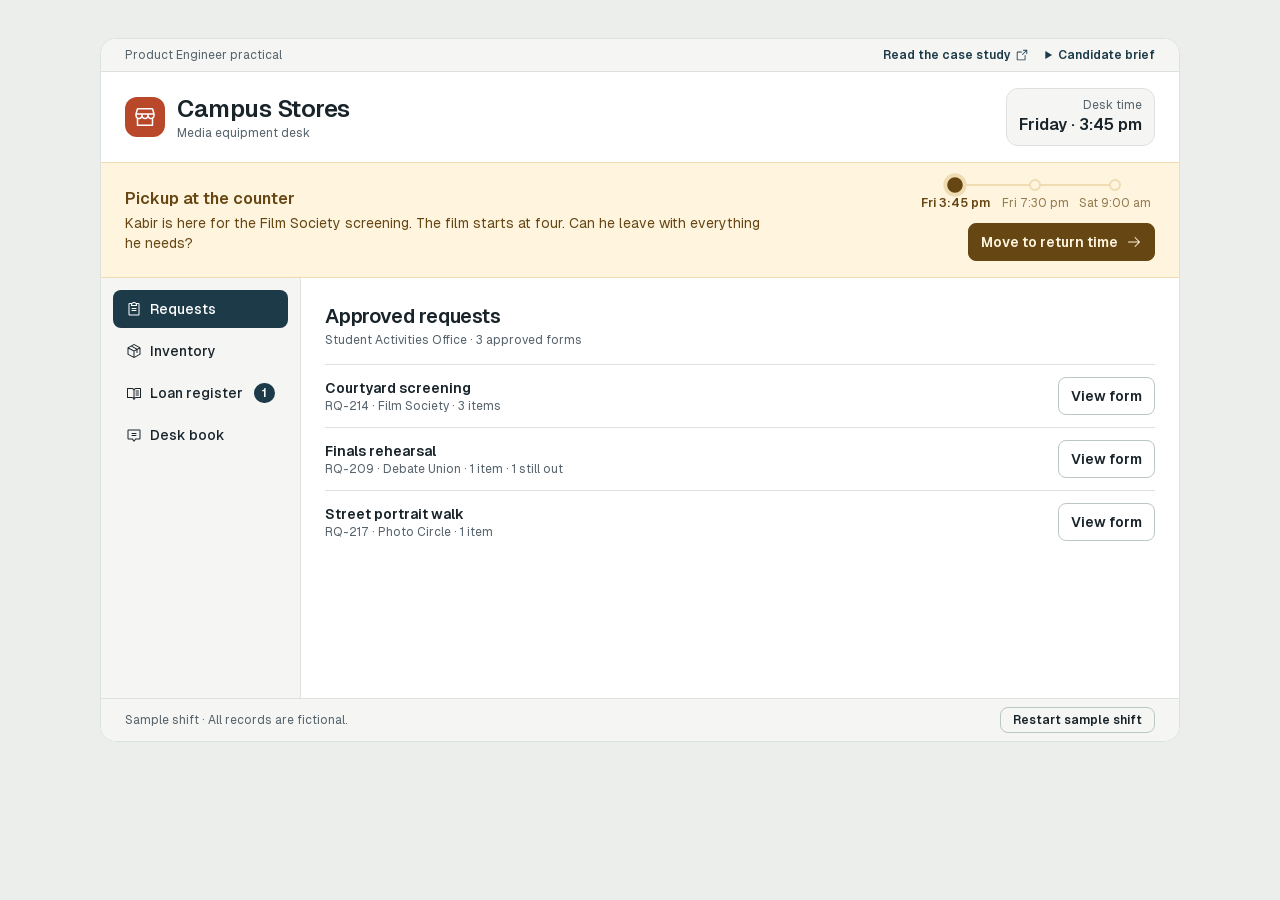
<file: index.html>
<!doctype html>
<html lang="en">
  <head>
    <meta charset="utf-8" />
    <meta name="viewport" content="width=device-width, initial-scale=1" />
    <title>Campus Stores · Media equipment desk</title>
    <meta
      name="description"
      content="Work a shift at a fictional campus equipment desk in this interactive product engineering exercise."
    />
    <meta name="robots" content="noindex" />
    <meta property="og:title" content="Campus Stores · Media equipment desk" />
    <meta
      property="og:description"
      content="Work a shift at a fictional campus equipment desk in this interactive product engineering exercise."
    />
    <link
      rel="icon"
      href="data:image/svg+xml,%3Csvg xmlns='http://www.w3.org/2000/svg' viewBox='0 0 32 32'%3E%3Crect width='32' height='32' rx='8' fill='%23b9472a'/%3E%3Cpath d='M9 13h14v10H9zM8 9h16l1 4H7z' fill='%23fff'/%3E%3C/svg%3E"
    />
    <link rel="preload" href="./fonts/Geist-Variable.woff2" as="font" type="font/woff2" crossorigin />
    <link rel="stylesheet" href="./styles.css" />
    <script defer src="./app.js"></script>
  </head>
  <body>
    <svg
      xmlns="http://www.w3.org/2000/svg"
      width="0"
      height="0"
      aria-hidden="true"
      class="icon-library"
    >
      <symbol id="icon-storefront" viewBox="0 0 256 256"><path d="M232,96a7.89,7.89,0,0,0-.3-2.2L217.35,43.6A16.07,16.07,0,0,0,202,32H54A16.07,16.07,0,0,0,38.65,43.6L24.31,93.8A7.89,7.89,0,0,0,24,96h0v16a40,40,0,0,0,16,32v72a8,8,0,0,0,8,8H208a8,8,0,0,0,8-8V144a40,40,0,0,0,16-32V96ZM54,48H202l11.42,40H42.61Zm50,56h48v8a24,24,0,0,1-48,0Zm-16,0v8a24,24,0,0,1-35.12,21.26,7.88,7.88,0,0,0-1.82-1.06A24,24,0,0,1,40,112v-8ZM200,208H56V151.2a40.57,40.57,0,0,0,8,.8,40,40,0,0,0,32-16,40,40,0,0,0,64,0,40,40,0,0,0,32,16,40.57,40.57,0,0,0,8-.8Zm4.93-75.8a8.08,8.08,0,0,0-1.8,1.05A24,24,0,0,1,168,112v-8h48v8A24,24,0,0,1,204.93,132.2Z"/></symbol>
      <symbol id="icon-clipboard-text" viewBox="0 0 256 256"><path d="M168,152a8,8,0,0,1-8,8H96a8,8,0,0,1,0-16h64A8,8,0,0,1,168,152Zm-8-40H96a8,8,0,0,0,0,16h64a8,8,0,0,0,0-16Zm56-64V216a16,16,0,0,1-16,16H56a16,16,0,0,1-16-16V48A16,16,0,0,1,56,32H92.26a47.92,47.92,0,0,1,71.48,0H200A16,16,0,0,1,216,48ZM96,64h64a32,32,0,0,0-64,0ZM200,48H173.25A47.93,47.93,0,0,1,176,64v8a8,8,0,0,1-8,8H88a8,8,0,0,1-8-8V64a47.93,47.93,0,0,1,2.75-16H56V216H200Z"/></symbol>
      <symbol id="icon-package" viewBox="0 0 256 256"><path d="M223.68,66.15,135.68,18a15.88,15.88,0,0,0-15.36,0l-88,48.17a16,16,0,0,0-8.32,14v95.64a16,16,0,0,0,8.32,14l88,48.17a15.88,15.88,0,0,0,15.36,0l88-48.17a16,16,0,0,0,8.32-14V80.18A16,16,0,0,0,223.68,66.15ZM128,32l80.34,44-29.77,16.3-80.35-44ZM128,120,47.66,76l33.9-18.56,80.34,44ZM40,90l80,43.78v85.79L40,175.82Zm176,85.78h0l-80,43.79V133.82l32-17.51V152a8,8,0,0,0,16,0V107.55L216,90v85.77Z"/></symbol>
      <symbol id="icon-book-open-text" viewBox="0 0 256 256"><path d="M232,48H160a40,40,0,0,0-32,16A40,40,0,0,0,96,48H24a8,8,0,0,0-8,8V200a8,8,0,0,0,8,8H96a24,24,0,0,1,24,24,8,8,0,0,0,16,0,24,24,0,0,1,24-24h72a8,8,0,0,0,8-8V56A8,8,0,0,0,232,48ZM96,192H32V64H96a24,24,0,0,1,24,24V200A39.81,39.81,0,0,0,96,192Zm128,0H160a39.81,39.81,0,0,0-24,8V88a24,24,0,0,1,24-24h64ZM160,88h40a8,8,0,0,1,0,16H160a8,8,0,0,1,0-16Zm48,40a8,8,0,0,1-8,8H160a8,8,0,0,1,0-16h40A8,8,0,0,1,208,128Zm0,32a8,8,0,0,1-8,8H160a8,8,0,0,1,0-16h40A8,8,0,0,1,208,160Z"/></symbol>
      <symbol id="icon-chat-centered-text" viewBox="0 0 256 256"><path d="M88,104a8,8,0,0,1,8-8h64a8,8,0,0,1,0,16H96A8,8,0,0,1,88,104Zm8,40h64a8,8,0,0,0,0-16H96a8,8,0,0,0,0,16ZM232,56V184a16,16,0,0,1-16,16H155.57l-13.68,23.94a16,16,0,0,1-27.78,0L100.43,200H40a16,16,0,0,1-16-16V56A16,16,0,0,1,40,40H216A16,16,0,0,1,232,56Zm-16,0H40V184h65.07a8,8,0,0,1,7,4l16,28,16-28a8,8,0,0,1,7-4H216Z"/></symbol>
      <symbol id="icon-warning-circle" viewBox="0 0 256 256"><path d="M128,24A104,104,0,1,0,232,128,104.11,104.11,0,0,0,128,24Zm0,192a88,88,0,1,1,88-88A88.1,88.1,0,0,1,128,216Zm-8-80V80a8,8,0,0,1,16,0v56a8,8,0,0,1-16,0Zm20,36a12,12,0,1,1-12-12A12,12,0,0,1,140,172Z"/></symbol>
      <symbol id="icon-check-circle" viewBox="0 0 256 256"><path d="M173.66,98.34a8,8,0,0,1,0,11.32l-56,56a8,8,0,0,1-11.32,0l-24-24a8,8,0,0,1,11.32-11.32L112,148.69l50.34-50.35A8,8,0,0,1,173.66,98.34ZM232,128A104,104,0,1,1,128,24,104.11,104.11,0,0,1,232,128Zm-16,0a88,88,0,1,0-88,88A88.1,88.1,0,0,0,216,128Z"/></symbol>
      <symbol id="icon-arrow-right" viewBox="0 0 256 256"><path d="M221.66,133.66l-72,72a8,8,0,0,1-11.32-11.32L196.69,136H40a8,8,0,0,1,0-16H196.69L138.34,61.66a8,8,0,0,1,11.32-11.32l72,72A8,8,0,0,1,221.66,133.66Z"/></symbol>
      <symbol id="icon-arrow-left" viewBox="0 0 256 256"><path d="M224,128a8,8,0,0,1-8,8H59.31l58.35,58.34a8,8,0,0,1-11.32,11.32l-72-72a8,8,0,0,1,0-11.32l72-72a8,8,0,0,1,11.32,11.32L59.31,120H216A8,8,0,0,1,224,128Z"/></symbol>
      <symbol id="icon-note-pencil" viewBox="0 0 256 256"><path d="M229.66,58.34l-32-32a8,8,0,0,0-11.32,0l-96,96A8,8,0,0,0,88,128v32a8,8,0,0,0,8,8h32a8,8,0,0,0,5.66-2.34l96-96A8,8,0,0,0,229.66,58.34ZM124.69,152H104V131.31l64-64L188.69,88ZM200,76.69,179.31,56,192,43.31,212.69,64ZM224,128v80a16,16,0,0,1-16,16H48a16,16,0,0,1-16-16V48A16,16,0,0,1,48,32h80a8,8,0,0,1,0,16H48V208H208V128a8,8,0,0,1,16,0Z"/></symbol>
      <symbol id="icon-user" viewBox="0 0 256 256"><path d="M230.92,212c-15.23-26.33-38.7-45.21-66.09-54.16a72,72,0,1,0-73.66,0C63.78,166.78,40.31,185.66,25.08,212a8,8,0,1,0,13.85,8c18.84-32.56,52.14-52,89.07-52s70.23,19.44,89.07,52a8,8,0,1,0,13.85-8ZM72,96a56,56,0,1,1,56,56A56.06,56.06,0,0,1,72,96Z"/></symbol>
      <symbol id="icon-clock" viewBox="0 0 256 256"><path d="M128,24A104,104,0,1,0,232,128,104.11,104.11,0,0,0,128,24Zm0,192a88,88,0,1,1,88-88A88.1,88.1,0,0,1,128,216Zm64-88a8,8,0,0,1-8,8H128a8,8,0,0,1-8-8V72a8,8,0,0,1,16,0v48h48A8,8,0,0,1,192,128Z"/></symbol>
      <symbol id="icon-map-pin" viewBox="0 0 256 256"><path d="M128,64a40,40,0,1,0,40,40A40,40,0,0,0,128,64Zm0,64a24,24,0,1,1,24-24A24,24,0,0,1,128,128Zm0-112a88.1,88.1,0,0,0-88,88c0,31.4,14.51,64.68,42,96.25a254.19,254.19,0,0,0,41.45,38.3,8,8,0,0,0,9.18,0A254.19,254.19,0,0,0,174,200.25c27.45-31.57,42-64.85,42-96.25A88.1,88.1,0,0,0,128,16Zm0,206c-16.53-13-72-60.75-72-118a72,72,0,0,1,144,0C200,161.23,144.53,209,128,222Z"/></symbol>
      <symbol id="icon-arrow-square-out" viewBox="0 0 256 256"><path d="M224,104a8,8,0,0,1-16,0V59.32l-66.33,66.34a8,8,0,0,1-11.32-11.32L196.68,48H152a8,8,0,0,1,0-16h64a8,8,0,0,1,8,8Zm-40,24a8,8,0,0,0-8,8v72H48V80h72a8,8,0,0,0,0-16H48A16,16,0,0,0,32,80V208a16,16,0,0,0,16,16H176a16,16,0,0,0,16-16V136A8,8,0,0,0,184,128Z"/></symbol>
    </svg>
    <a class="skiplink" href="#records">Skip to records</a>
    <main>
      <div id="campus-stores">
        <div class="examstrip">
          <span>Product Engineer practical</span>
          <a class="striplink" href="./case-study.html"
            >Read the case study
            <svg aria-hidden="true" class="store-icon">
              <use href="#icon-arrow-square-out"></use></svg
          ></a>
          <details>
            <summary>Candidate brief</summary>
            <div class="briefcopy">
              <h2>Would you keep this product?</h2>
              <p>
                Work a shift at the campus media desk. Get the Film Society’s
                kit out for its screening, handle the return, and leave the next
                shift enough information to finish the job. Use the time control
                to move the story forward.
              </p>
              <p>
                Show one moment the product handles well and one moment you
                would change. Use a specific action or decision from your shift
                as evidence for each.
              </p>
              <p>
                Sketch or prototype your change. Walk us through the same job
                using it, explain what you would keep, and name one observation
                at a real counter that would tell you whether it helped.
              </p>
              <p>
                Use any tools you like, including AI assistants, web search,
                and design or coding tools.
              </p>
            </div>
          </details>
        </div>
        <header class="mast">
          <div class="brandblock">
            <div class="brandmark" aria-hidden="true">
              <svg aria-hidden="true" class="store-icon">
                <use href="#icon-storefront"></use>
              </svg>
            </div>
            <div>
              <h1>Campus Stores</h1>
              <div class="muted">Media equipment desk</div>
            </div>
          </div>
          <div class="clock">
            <small>Desk time</small><strong data-clock></strong>
          </div>
        </header>
        <aside class="shift">
          <div class="shifttext">
            <b data-shift-title></b>
            <p data-shift></p>
          </div>
          <div class="shiftside">
            <ol class="stepper" data-stepper aria-label="Shift timeline"></ol>
            <button type="button" data-action="advance"></button>
          </div>
        </aside>
        <div class="shell">
          <nav aria-label="Store records" data-nav></nav>
          <section
            id="records"
            tabindex="-1"
            class="page"
            data-page
            aria-label="Selected register"
          ></section>
        </div>
        <div class="statusbar">
          <span role="status" aria-live="polite" data-status></span
          ><button type="button" data-action="restart">
            Restart sample shift
          </button>
        </div>
      </div>
    </main>
  </body>
</html>
</file>
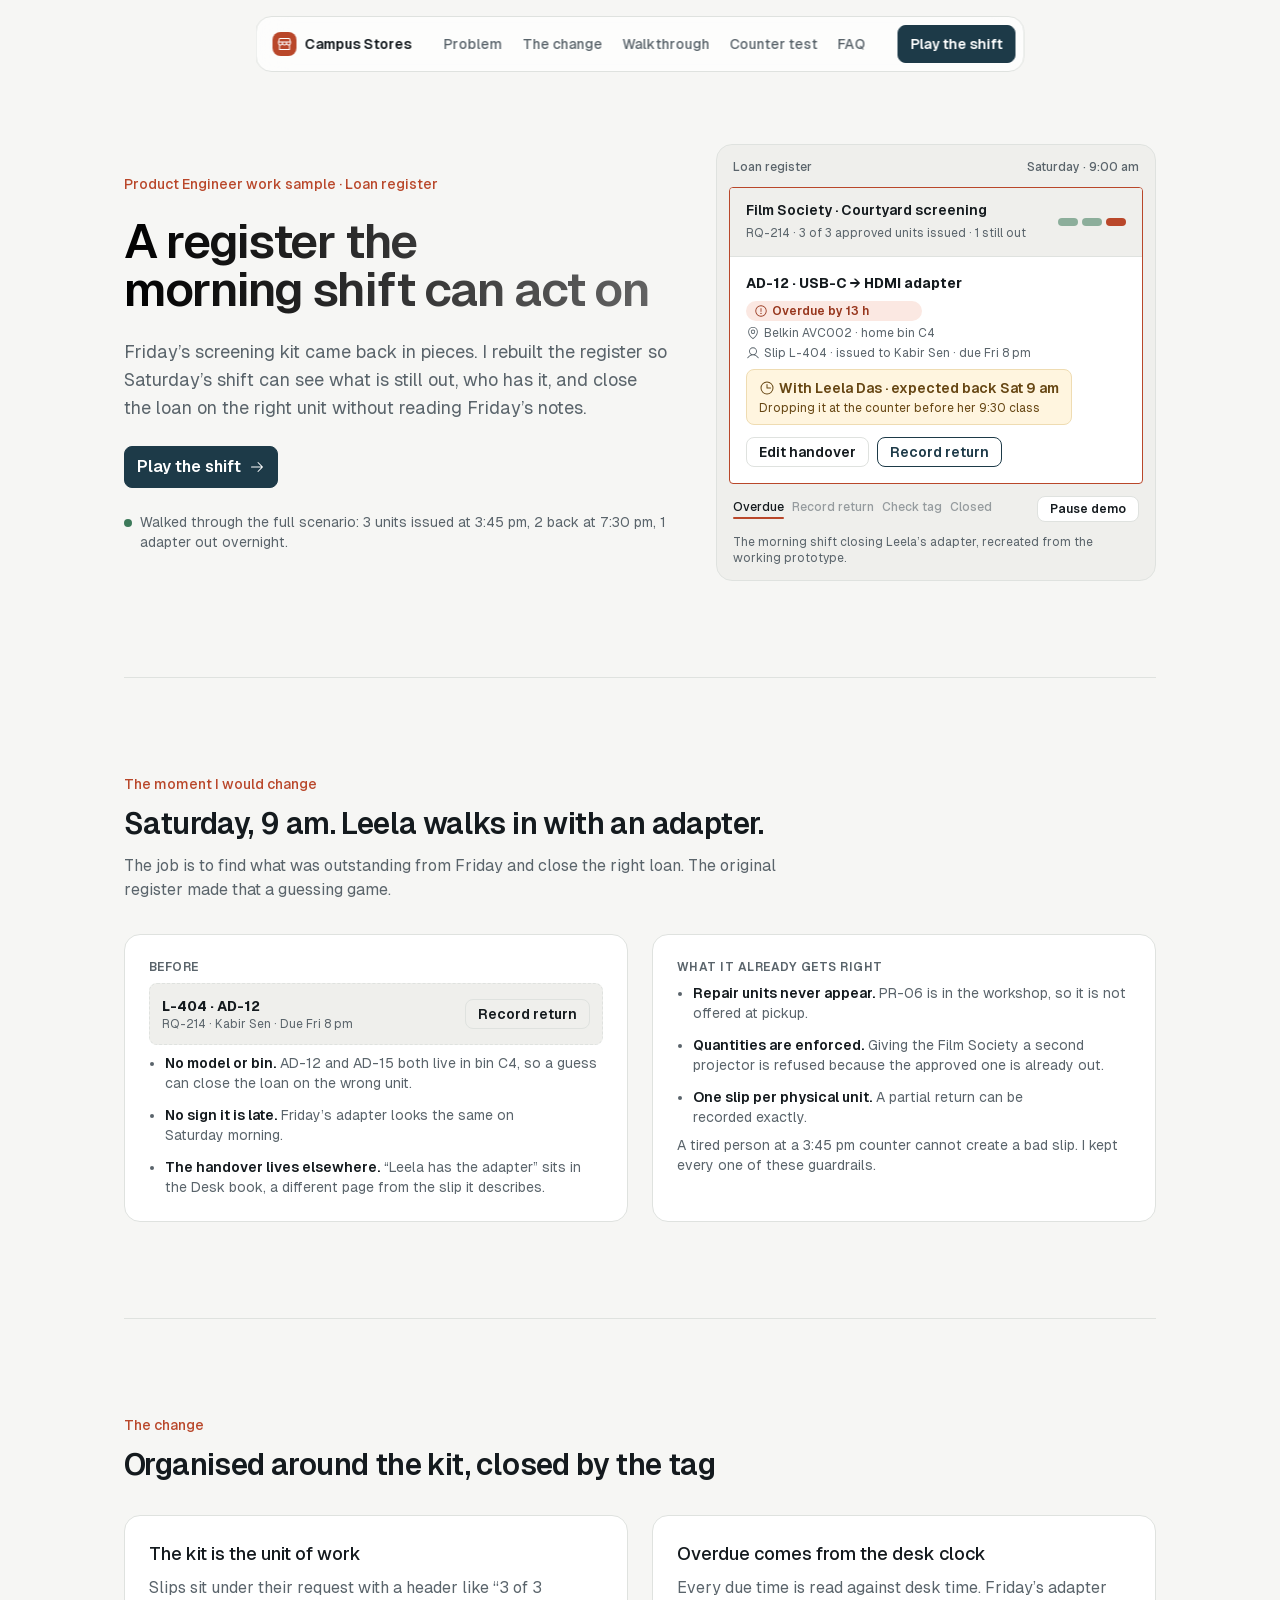
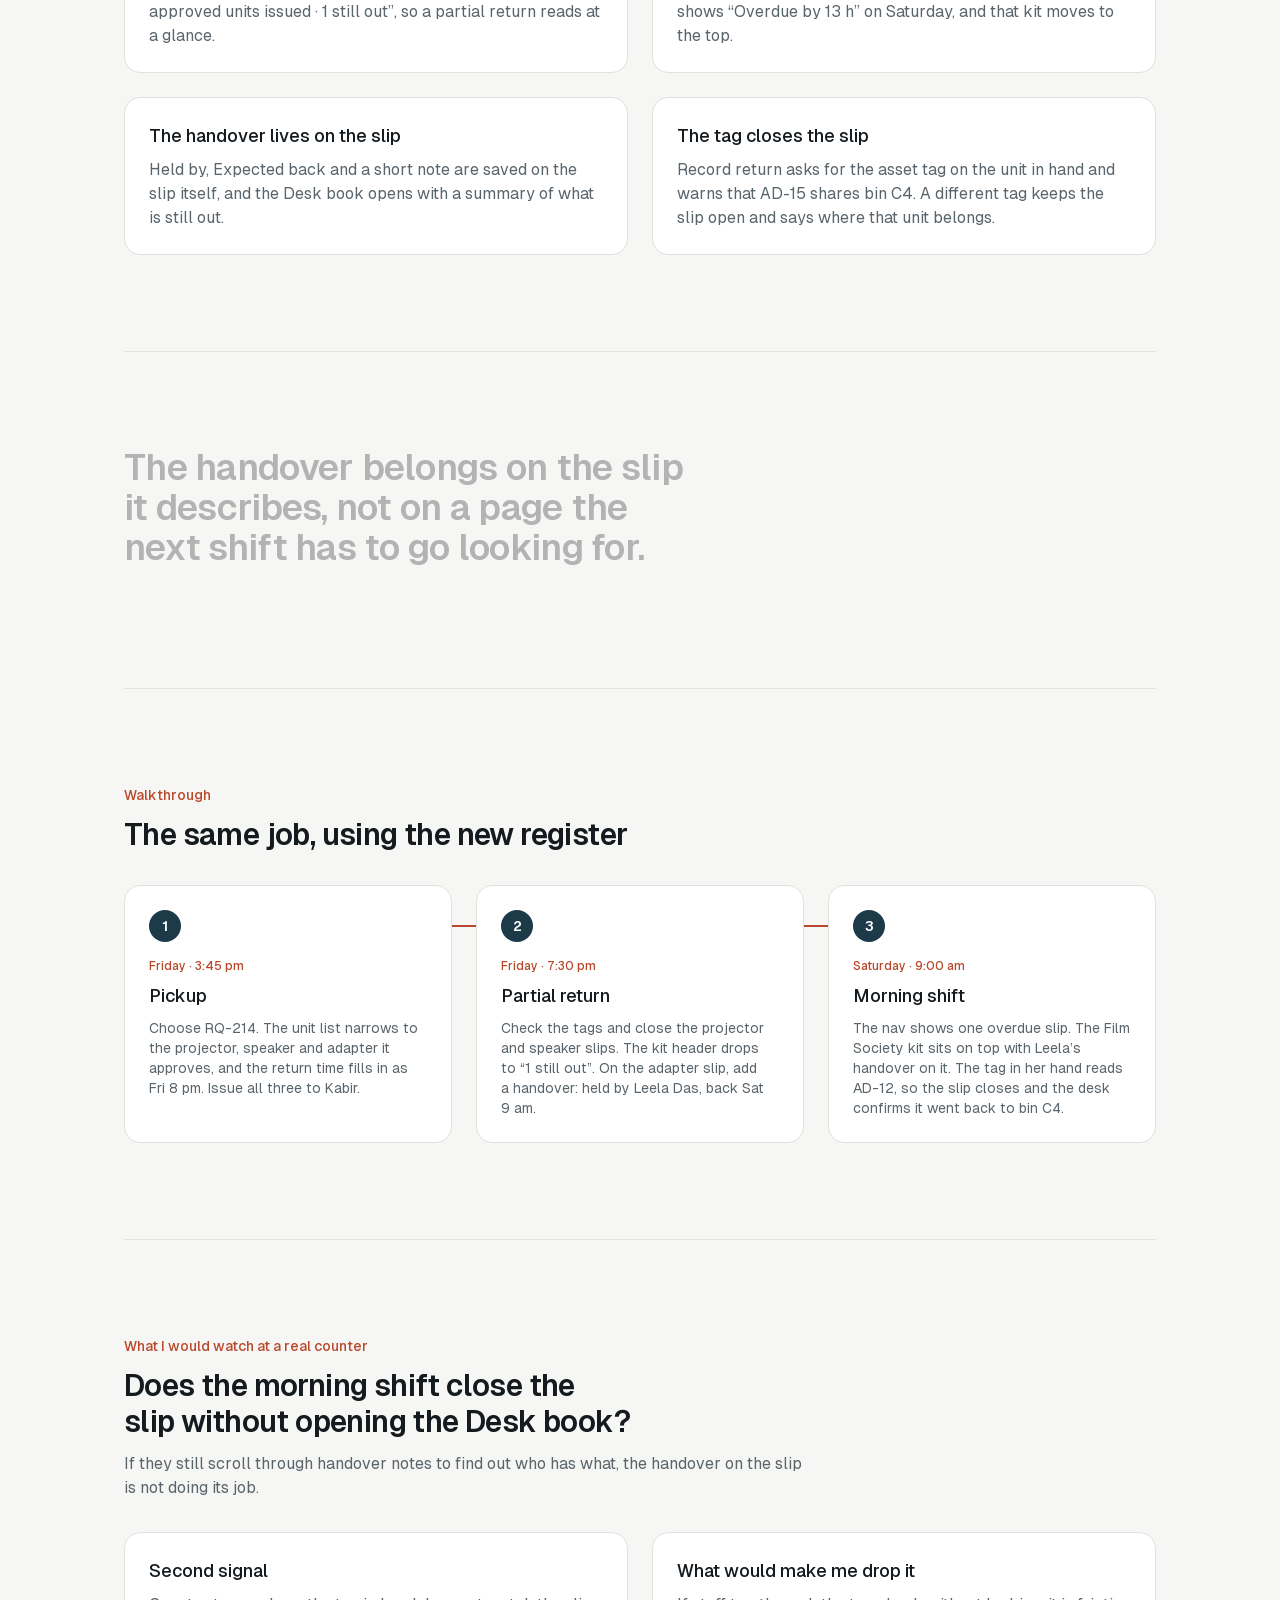
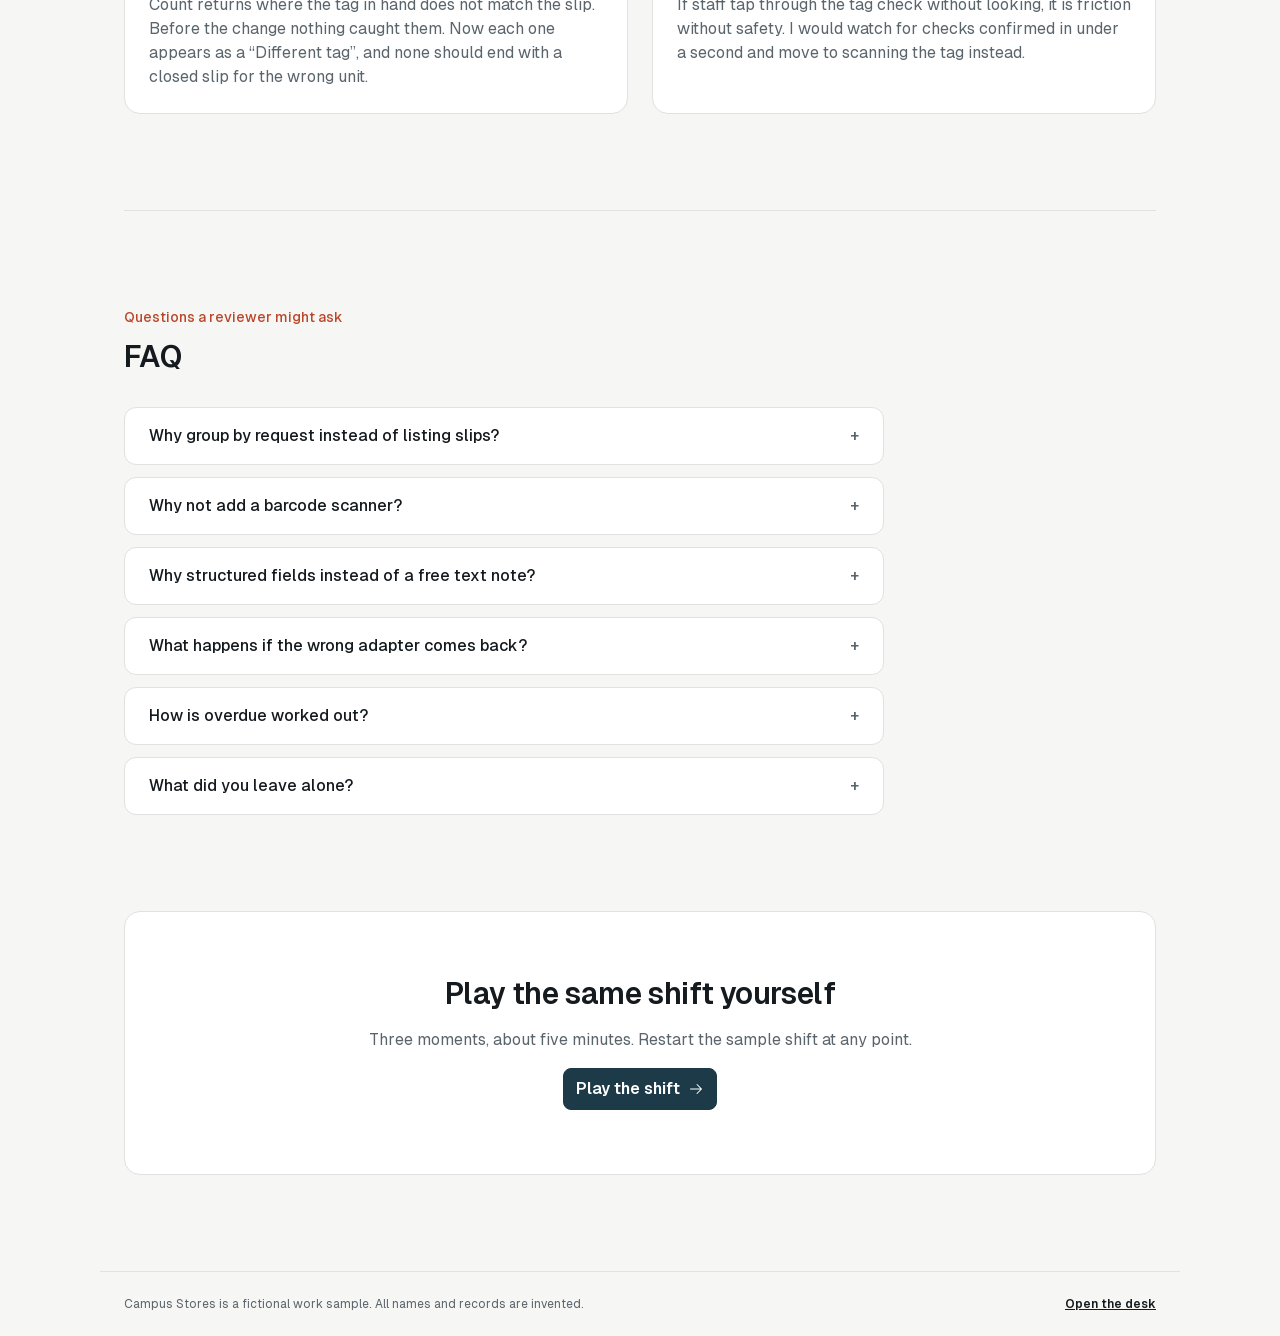
<file: case-study.html>
<!doctype html>
<html lang="en">
  <head>
    <meta charset="utf-8" />
    <meta name="viewport" content="width=device-width, initial-scale=1" />
    <title>Campus Stores · Case study</title>
    <meta
      name="description"
      content="How the Campus Stores loan register was rebuilt so the morning shift can see what is still out, who has it, and close the loan on the right unit."
    />
    <meta name="robots" content="noindex" />
    <meta property="og:title" content="Campus Stores · Case study" />
    <meta
      property="og:description"
      content="A loan register the morning shift can act on. Product Engineer work sample."
    />
    <link
      rel="icon"
      href="data:image/svg+xml,%3Csvg xmlns='http://www.w3.org/2000/svg' viewBox='0 0 32 32'%3E%3Crect width='32' height='32' rx='8' fill='%23b9472a'/%3E%3Cpath d='M9 13h14v10H9zM8 9h16l1 4H7z' fill='%23fff'/%3E%3C/svg%3E"
    />
    <link rel="preload" href="./fonts/Geist-Variable.woff2" as="font" type="font/woff2" crossorigin />
    <link rel="stylesheet" href="./case-study.css" />
    <script>
      document.documentElement.classList.add("js");
    </script>
    <script defer src="./case-study.js"></script>
  </head>
  <body>
    <svg xmlns="http://www.w3.org/2000/svg" width="0" height="0" aria-hidden="true" class="icon-library">
      <symbol id="icon-storefront" viewBox="0 0 256 256"><path d="M232,96a7.89,7.89,0,0,0-.3-2.2L217.35,43.6A16.07,16.07,0,0,0,202,32H54A16.07,16.07,0,0,0,38.65,43.6L24.31,93.8A7.89,7.89,0,0,0,24,96h0v16a40,40,0,0,0,16,32v72a8,8,0,0,0,8,8H208a8,8,0,0,0,8-8V144a40,40,0,0,0,16-32V96ZM54,48H202l11.42,40H42.61Zm50,56h48v8a24,24,0,0,1-48,0Zm-16,0v8a24,24,0,0,1-35.12,21.26,7.88,7.88,0,0,0-1.82-1.06A24,24,0,0,1,40,112v-8ZM200,208H56V151.2a40.57,40.57,0,0,0,8,.8,40,40,0,0,0,32-16,40,40,0,0,0,64,0,40,40,0,0,0,32,16,40.57,40.57,0,0,0,8-.8Zm4.93-75.8a8.08,8.08,0,0,0-1.8,1.05A24,24,0,0,1,168,112v-8h48v8A24,24,0,0,1,204.93,132.2Z"/></symbol>
      <symbol id="icon-warning-circle" viewBox="0 0 256 256"><path d="M128,24A104,104,0,1,0,232,128,104.11,104.11,0,0,0,128,24Zm0,192a88,88,0,1,1,88-88A88.1,88.1,0,0,1,128,216Zm-8-80V80a8,8,0,0,1,16,0v56a8,8,0,0,1-16,0Zm20,36a12,12,0,1,1-12-12A12,12,0,0,1,140,172Z"/></symbol>
      <symbol id="icon-check-circle" viewBox="0 0 256 256"><path d="M173.66,98.34a8,8,0,0,1,0,11.32l-56,56a8,8,0,0,1-11.32,0l-24-24a8,8,0,0,1,11.32-11.32L112,148.69l50.34-50.35A8,8,0,0,1,173.66,98.34ZM232,128A104,104,0,1,1,128,24,104.11,104.11,0,0,1,232,128Zm-16,0a88,88,0,1,0-88,88A88.1,88.1,0,0,0,216,128Z"/></symbol>
      <symbol id="icon-arrow-right" viewBox="0 0 256 256"><path d="M221.66,133.66l-72,72a8,8,0,0,1-11.32-11.32L196.69,136H40a8,8,0,0,1,0-16H196.69L138.34,61.66a8,8,0,0,1,11.32-11.32l72,72A8,8,0,0,1,221.66,133.66Z"/></symbol>
      <symbol id="icon-note-pencil" viewBox="0 0 256 256"><path d="M229.66,58.34l-32-32a8,8,0,0,0-11.32,0l-96,96A8,8,0,0,0,88,128v32a8,8,0,0,0,8,8h32a8,8,0,0,0,5.66-2.34l96-96A8,8,0,0,0,229.66,58.34ZM124.69,152H104V131.31l64-64L188.69,88ZM200,76.69,179.31,56,192,43.31,212.69,64ZM224,128v80a16,16,0,0,1-16,16H48a16,16,0,0,1-16-16V48A16,16,0,0,1,48,32h80a8,8,0,0,1,0,16H48V208H208V128a8,8,0,0,1,16,0Z"/></symbol>
      <symbol id="icon-user" viewBox="0 0 256 256"><path d="M230.92,212c-15.23-26.33-38.7-45.21-66.09-54.16a72,72,0,1,0-73.66,0C63.78,166.78,40.31,185.66,25.08,212a8,8,0,1,0,13.85,8c18.84-32.56,52.14-52,89.07-52s70.23,19.44,89.07,52a8,8,0,1,0,13.85-8ZM72,96a56,56,0,1,1,56,56A56.06,56.06,0,0,1,72,96Z"/></symbol>
      <symbol id="icon-clock" viewBox="0 0 256 256"><path d="M128,24A104,104,0,1,0,232,128,104.11,104.11,0,0,0,128,24Zm0,192a88,88,0,1,1,88-88A88.1,88.1,0,0,1,128,216Zm64-88a8,8,0,0,1-8,8H128a8,8,0,0,1-8-8V72a8,8,0,0,1,16,0v48h48A8,8,0,0,1,192,128Z"/></symbol>
      <symbol id="icon-map-pin" viewBox="0 0 256 256"><path d="M128,64a40,40,0,1,0,40,40A40,40,0,0,0,128,64Zm0,64a24,24,0,1,1,24-24A24,24,0,0,1,128,128Zm0-112a88.1,88.1,0,0,0-88,88c0,31.4,14.51,64.68,42,96.25a254.19,254.19,0,0,0,41.45,38.3,8,8,0,0,0,9.18,0A254.19,254.19,0,0,0,174,200.25c27.45-31.57,42-64.85,42-96.25A88.1,88.1,0,0,0,128,16Zm0,206c-16.53-13-72-60.75-72-118a72,72,0,0,1,144,0C200,161.23,144.53,209,128,222Z"/></symbol>
      <use href="#icon-storefront"></use>
    </svg>
    <a class="skiplink" href="#content">Skip to content</a>

    <header class="topbar" data-topbar>
      <a class="brand" href="#top" aria-label="Campus Stores case study, back to top">
        <span class="brandmark"><svg class="icon" aria-hidden="true"><use href="#icon-storefront"></use></svg></span>
        Campus Stores
      </a>
      <nav class="links" aria-label="Sections">
        <a href="#problem">Problem</a>
        <a href="#change">The change</a>
        <a href="#walkthrough">Walkthrough</a>
        <a href="#counter">Counter test</a>
        <a href="#faq">FAQ</a>
      </nav>
      <a class="button primary small" href="./index.html">Play the shift</a>
      <button class="menutoggle" type="button" aria-expanded="false" aria-controls="menu" data-menu-toggle>
        <span class="sr">Menu</span><span class="bar"></span><span class="bar"></span>
      </button>
    </header>
    <div class="menu" id="menu" data-menu hidden>
      <nav aria-label="Sections">
        <a href="#problem">Problem</a>
        <a href="#change">The change</a>
        <a href="#walkthrough">Walkthrough</a>
        <a href="#counter">Counter test</a>
        <a href="#faq">FAQ</a>
        <a href="./index.html">Play the shift</a>
      </nav>
    </div>

    <main id="content" tabindex="-1">
      <!-- Hero -->
      <section class="hero" id="top">
        <div class="herocopy">
          <p class="eyebrow">Product Engineer work sample · Loan register</p>
          <h1 class="gradient">A register the <br />morning shift can act on</h1>
          <p class="lede">
            Friday’s screening kit came back in pieces. I rebuilt the register
            so Saturday’s shift can see what is still out, who has it, and close
            the loan on the right unit without reading Friday’s notes.
          </p>
          <div class="ctarow">
            <a class="button primary" href="./index.html">
              Play the shift
              <svg class="icon" aria-hidden="true"><use href="#icon-arrow-right"></use></svg>
            </a>
          </div>
          <p class="proof">
            Walked through the full scenario: 3 units issued at 3:45 pm, 2 back
            at 7:30 pm, 1 adapter out overnight.
          </p>
        </div>

        <figure class="mock" data-demo data-state="0" aria-label="Demo of the morning shift closing the overdue adapter loan">
          <div class="mockbar">
            <span>Loan register</span><span class="mockclock">Saturday · 9:00 am</span>
          </div>
          <div class="kit haslate">
            <div class="kithead">
              <div>
                <strong>Film Society · Courtyard screening</strong>
                <small class="swap">
                  <span class="a">RQ-214 · 3 of 3 approved units issued · 1 still out</span>
                  <span class="b">RQ-214 · 3 of 3 approved units issued · all returned</span>
                </small>
              </div>
              <div class="pips" aria-hidden="true">
                <span class="pip back"></span><span class="pip back"></span><span class="pip late"><span class="pipdone"></span></span>
              </div>
            </div>
            <div class="slip">
              <div class="sliptitle">
                <strong>AD-12 · USB-C → HDMI adapter</strong>
                <span class="swap">
                  <span class="a tag late"><svg class="icon" aria-hidden="true"><use href="#icon-warning-circle"></use></svg>Overdue by 13 h</span>
                  <span class="b tag good"><svg class="icon" aria-hidden="true"><use href="#icon-check-circle"></use></svg>Returned · Sat 9:00 am</span>
                </span>
              </div>
              <small class="meta"><svg class="icon" aria-hidden="true"><use href="#icon-map-pin"></use></svg>Belkin AVC002 · home bin C4</small>
              <small class="meta"><svg class="icon" aria-hidden="true"><use href="#icon-user"></use></svg>Slip L-404 · issued to Kabir Sen · due Fri 8 pm</small>
              <div class="handover fades">
                <strong><svg class="icon" aria-hidden="true"><use href="#icon-clock"></use></svg>With Leela Das · expected back Sat 9 am</strong>
                <span>Dropping it at the counter before her 9:30 class</span>
              </div>
              <div class="mockactions fades">
                <span class="fakebutton">Edit handover</span>
                <span class="fakebutton strong press">Record return</span>
              </div>
            </div>
            <div class="sheet" aria-hidden="true">
              <p class="sheettitle">Check the tag before closing L-404</p>
              <div class="unitcard"><b>AD-12</b><span>Belkin AVC002 · home bin C4</span></div>
              <p class="caution"><svg class="icon" aria-hidden="true"><use href="#icon-warning-circle"></use></svg>AD-15 shares bin C4. Only the tag tells them apart.</p>
              <span class="fakebutton primary confirm"><svg class="icon" aria-hidden="true"><use href="#icon-check-circle"></use></svg>Tag reads AD-12, close slip</span>
            </div>
            <div class="mocktoast" aria-hidden="true">
              <svg class="icon" aria-hidden="true"><use href="#icon-check-circle"></use></svg>AD-12 checked and returned to bin C4
            </div>
          </div>
          <div class="demobar">
            <ol class="demosteps" aria-label="Demo steps">
              <li>Overdue</li>
              <li>Record return</li>
              <li>Check tag</li>
              <li>Closed</li>
            </ol>
            <button type="button" class="demotoggle" data-demo-toggle>Pause demo</button>
          </div>
          <figcaption>The morning shift closing Leela’s adapter, recreated from the working prototype.</figcaption>
        </figure>
      </section>

      <!-- Problem -->
      <section class="section reveal" id="problem">
        <div class="sectionintro">
          <p class="eyebrow">The moment I would change</p>
          <h2>Saturday, 9 am. Leela walks in with an adapter.</h2>
          <p>
            The job is to find what was outstanding from Friday and close the
            right loan. The original register made that a guessing game.
          </p>
        </div>
        <div class="split">
          <div class="card">
            <p class="cardlabel">Before</p>
            <div class="oldrow">
              <div><strong>L-404 · AD-12</strong><small>RQ-214 · Kabir Sen · Due Fri 8 pm</small></div>
              <span class="fakebutton">Record return</span>
            </div>
            <ul class="points">
              <li><b>No model or bin.</b> AD-12 and AD-15 both live in bin C4, so a guess can close the loan on the wrong unit.</li>
              <li><b>No sign it is late.</b> Friday’s adapter looks the same on Saturday morning.</li>
              <li><b>The handover lives elsewhere.</b> “Leela has the adapter” sits in the Desk book, a different page from the slip it describes.</li>
            </ul>
          </div>
          <div class="card">
            <p class="cardlabel">What it already gets right</p>
            <ul class="points">
              <li><b>Repair units never appear.</b> PR-06 is in the workshop, so it is not offered at pickup.</li>
              <li><b>Quantities are enforced.</b> Giving the Film Society a second projector is refused because the approved one is already out.</li>
              <li><b>One slip per physical unit.</b> A partial return can be recorded exactly.</li>
            </ul>
            <p class="small">
              A tired person at a 3:45 pm counter cannot create a bad slip. I kept every one of these guardrails.
            </p>
          </div>
        </div>
      </section>

      <!-- The change -->
      <section class="section reveal" id="change">
        <div class="sectionintro">
          <p class="eyebrow">The change</p>
          <h2>Organised around the kit, closed by the tag</h2>
        </div>
        <div class="benefits">
          <article class="card">
            <h3>The kit is the unit of work</h3>
            <p>Slips sit under their request with a header like “3 of 3 approved units issued · 1 still out”, so a partial return reads at a glance.</p>
          </article>
          <article class="card">
            <h3>Overdue comes from the desk clock</h3>
            <p>Every due time is read against desk time. Friday’s adapter shows “Overdue by 13 h” on Saturday, and that kit moves to the top.</p>
          </article>
          <article class="card">
            <h3>The handover lives on the slip</h3>
            <p>Held by, Expected back and a short note are saved on the slip itself, and the Desk book opens with a summary of what is still out.</p>
          </article>
          <article class="card">
            <h3>The tag closes the slip</h3>
            <p>Record return asks for the asset tag on the unit in hand and warns that AD-15 shares bin C4. A different tag keeps the slip open and says where that unit belongs.</p>
          </article>
        </div>
      </section>

      <!-- Tagline reveal -->
      <section class="tagline" aria-label="Principle" data-tagline>
        <p class="taglinetext" data-words>
          The handover belongs on the slip it describes, not on a page the next shift has to go looking for.
        </p>
      </section>

      <!-- Walkthrough -->
      <section class="section reveal" id="walkthrough">
        <div class="sectionintro">
          <p class="eyebrow">Walkthrough</p>
          <h2>The same job, using the new register</h2>
        </div>
        <ol class="steps">
          <li class="card">
            <span class="stepnum">1</span>
            <p class="steptime">Friday · 3:45 pm</p>
            <h3>Pickup</h3>
            <p>Choose RQ-214. The unit list narrows to the projector, speaker and adapter it approves, and the return time fills in as Fri 8 pm. Issue all three to Kabir.</p>
          </li>
          <li class="card">
            <span class="stepnum">2</span>
            <p class="steptime">Friday · 7:30 pm</p>
            <h3>Partial return</h3>
            <p>Check the tags and close the projector and speaker slips. The kit header drops to “1 still out”. On the adapter slip, add a handover: held by Leela Das, back Sat 9 am.</p>
          </li>
          <li class="card">
            <span class="stepnum">3</span>
            <p class="steptime">Saturday · 9:00 am</p>
            <h3>Morning shift</h3>
            <p>The nav shows one overdue slip. The Film Society kit sits on top with Leela’s handover on it. The tag in her hand reads AD-12, so the slip closes and the desk confirms it went back to bin C4.</p>
          </li>
        </ol>
      </section>

      <!-- Counter test -->
      <section class="section reveal" id="counter">
        <div class="sectionintro">
          <p class="eyebrow">What I would watch at a real counter</p>
          <h2>Does the morning shift close the slip without opening the Desk book?</h2>
          <p>
            If they still scroll through handover notes to find out who has
            what, the handover on the slip is not doing its job.
          </p>
        </div>
        <div class="split">
          <div class="card">
            <h3>Second signal</h3>
            <p>Count returns where the tag in hand does not match the slip. Before the change nothing caught them. Now each one appears as a “Different tag”, and none should end with a closed slip for the wrong unit.</p>
          </div>
          <div class="card">
            <h3>What would make me drop it</h3>
            <p>If staff tap through the tag check without looking, it is friction without safety. I would watch for checks confirmed in under a second and move to scanning the tag instead.</p>
          </div>
        </div>
      </section>

      <!-- FAQ -->
      <section class="section reveal" id="faq">
        <div class="sectionintro">
          <p class="eyebrow">Questions a reviewer might ask</p>
          <h2>FAQ</h2>
        </div>
        <div class="faq">
          <details>
            <summary>Why group by request instead of listing slips?</summary>
            <p>Desk staff talk about the Film Society’s kit, not slip 404. Grouping shows a partial return at a glance and still keeps one slip per physical unit, which the original register got right.</p>
          </details>
          <details>
            <summary>Why not add a barcode scanner?</summary>
            <p>A scanner is the stronger fix for wrong unit returns, and the tag check is shaped so a scan can replace the tap later. It needs hardware and a label on every unit. The check works with what the desk has today.</p>
          </details>
          <details>
            <summary>Why structured fields instead of a free text note?</summary>
            <p>A free text note only works if people write good ones. Held by and Expected back are the two facts the morning shift needs, so they are pickers. A short free text line stays for anything else.</p>
          </details>
          <details>
            <summary>What happens if the wrong adapter comes back?</summary>
            <p>Different tag keeps the slip open and explains each case. If AD-15 is not out on any slip, it goes back to bin C4. A unit on another slip is returned on that slip. Anything else is held at the desk with a handover note.</p>
          </details>
          <details>
            <summary>How is overdue worked out?</summary>
            <p>The desk clock and every return time are read as minutes since Friday midnight and compared directly. There is no table of special cases to keep up to date.</p>
          </details>
          <details>
            <summary>What did you leave alone?</summary>
            <p>Per unit slips, the issue guardrails, the shift timeline, and the Desk book for messages that are not about one slip.</p>
          </details>
        </div>
      </section>

      <!-- Final CTA -->
      <section class="final reveal">
        <h2>Play the same shift yourself</h2>
        <p>Three moments, about five minutes. Restart the sample shift at any point.</p>
        <a class="button primary" href="./index.html">
          Play the shift
          <svg class="icon" aria-hidden="true"><use href="#icon-arrow-right"></use></svg>
        </a>
      </section>
    </main>

    <footer class="footer">
      <span>Campus Stores is a fictional work sample. All names and records are invented.</span>
      <a href="./index.html">Open the desk</a>
    </footer>
  </body>
</html>
</file>
<file: case-study.css>
/* Case study page. Same visual system as styles.css (landing-page-design, Part B). */
@font-face {
  font-family: "Geist";
  src: url("./fonts/Geist-Variable.woff2") format("woff2");
  font-weight: 100 900;
  font-style: normal;
  font-display: swap;
}
:root {
  color-scheme: light dark;
  --s-25: 2px;
  --s-50: 4px;
  --s-75: 8px;
  --s-100: 12px;
  --s-200: 16px;
  --s-300: 24px;
  --s-400: 32px;
  --s-500: 40px;
  --s-600: 48px;
  --s-700: 64px;
  --s-900: 96px;
  --r-lg: 8px;
  --r-xl: 12px;
  --r-2xl: 16px;
  --r-full: 9999px;
  --ease: cubic-bezier(0.22, 1, 0.36, 1);
  --font: "Geist", system-ui, -apple-system, "Segoe UI", sans-serif;

  --bg: #f6f6f4;
  --surface: #ffffff;
  --sunk: #efefec;
  --ink: #141a1e;
  --quiet: #5a646b;
  --line: #dfe2df;
  --sel: #1d3a48;
  --inv: #ffffff;
  --mark: #b9472a;
  --late: #fbe8e2;
  --latetxt: #97361d;
  --memo: #fff5df;
  --memotxt: #664613;
  --memoline: #efdcb2;
  --ok: #3d7a5a;
  --head-from: #000000;
  --head-to: #666666;
  --bar: rgb(255 255 255 / 0.72);
}
@media (prefers-color-scheme: dark) {
  :root {
    --bg: #181818;
    --surface: #1f1f1f;
    --sunk: #272727;
    --ink: #f1f1ef;
    --quiet: #a8afb3;
    --line: #313131;
    --sel: #cfe1e8;
    --inv: #131209;
    --mark: #f2a585;
    --late: #3b2019;
    --latetxt: #f5b69c;
    --memo: #131209;
    --memotxt: #ecd29e;
    --memoline: #4a3d22;
    --ok: #8cc7a6;
    --head-from: #ffffff;
    --head-to: #9b9b9b;
    --bar: rgb(31 31 31 / 0.72);
  }
}
* {
  box-sizing: border-box;
}
html {
  scroll-behavior: smooth;
  scroll-padding-top: 96px;
}
body {
  margin: 0;
  background: var(--bg);
  color: var(--ink);
  font: 400 16px/24px var(--font);
}
h1,
h2,
h3,
p,
ol,
ul,
figure {
  margin: 0;
}
h1,
h2,
h3 {
  text-wrap: balance;
}
p,
li {
  text-wrap: pretty;
}
a {
  color: inherit;
}
.icon-library {
  position: absolute;
  overflow: hidden;
  pointer-events: none;
}
.icon {
  width: 16px;
  height: 16px;
  fill: currentColor;
  flex-shrink: 0;
}
.sr {
  position: absolute;
  width: 1px;
  height: 1px;
  overflow: hidden;
  clip-path: inset(50%);
  white-space: nowrap;
}
:is(a, button, summary):focus-visible {
  outline: 3px solid var(--mark);
  outline-offset: 2px;
}
.skiplink {
  position: fixed;
  left: var(--s-200);
  top: var(--s-200);
  z-index: 50;
  padding: var(--s-75) var(--s-100);
  border-radius: var(--r-lg);
  background: var(--sel);
  color: var(--inv);
  font-weight: 600;
  transform: translateY(-200%);
}
.skiplink:focus {
  transform: none;
}
main:focus {
  outline: none;
}

/* Buttons · Button-md 16/24 semibold, Button-sm 14/20 */
.button {
  display: inline-flex;
  align-items: center;
  gap: var(--s-75);
  padding: var(--s-75) var(--s-100);
  border-radius: var(--r-lg);
  font-weight: 600;
  text-decoration: none;
  border: 1px solid var(--line);
  transition:
    opacity 300ms var(--ease),
    transform 300ms var(--ease);
}
.button.primary {
  background: var(--sel);
  border-color: var(--sel);
  color: var(--inv);
}
.button:hover {
  opacity: 0.9;
}
.button:hover .icon {
  transform: translateX(2px);
}
.button .icon {
  transition: transform 300ms var(--ease);
}
.button:active {
  transform: scale(0.98);
}
.button.small {
  font-size: 14px;
  line-height: 20px;
}

/* Floating nav */
.topbar {
  position: fixed;
  top: var(--s-200);
  left: 50%;
  z-index: 40;
  transform: translateX(-50%);
  display: flex;
  align-items: center;
  gap: var(--s-300);
  width: max-content;
  max-width: calc(100% - var(--s-400));
  padding: var(--s-75) var(--s-75) var(--s-75) var(--s-200);
  border: 1px solid var(--line);
  border-radius: var(--r-2xl);
  background: var(--bar);
  backdrop-filter: blur(16px);
  -webkit-backdrop-filter: blur(16px);
}
.brand {
  display: flex;
  align-items: center;
  gap: var(--s-75);
  font-size: 14px;
  line-height: 20px;
  font-weight: 600;
  text-decoration: none;
}
.brandmark {
  display: grid;
  place-items: center;
  width: 24px;
  height: 24px;
  border-radius: var(--r-lg);
  background: var(--mark);
  color: var(--inv);
}
.links {
  display: flex;
  gap: var(--s-50);
}
.links a {
  padding: var(--s-50) var(--s-75);
  border-radius: var(--r-lg);
  font-size: 14px;
  line-height: 20px;
  font-weight: 500;
  color: var(--quiet);
  text-decoration: none;
  transition: color 300ms var(--ease), background-color 300ms var(--ease);
}
.links a:hover {
  color: var(--ink);
  background: var(--sunk);
}
.menutoggle {
  display: none;
  position: relative;
  width: 40px;
  height: 40px;
  border: 1px solid var(--line);
  border-radius: var(--r-lg);
  background: transparent;
  color: var(--ink);
  cursor: pointer;
}
.menutoggle .bar {
  position: absolute;
  left: 11px;
  width: 16px;
  height: 2px;
  border-radius: var(--r-full);
  background: currentColor;
  transition: transform 500ms var(--ease);
}
.menutoggle .bar:nth-of-type(2) {
  transform: translateY(-3px);
  top: 19px;
}
.menutoggle .bar:nth-of-type(3) {
  transform: translateY(3px);
  top: 19px;
}
.menutoggle[aria-expanded="true"] .bar:nth-of-type(2) {
  transform: rotate(45deg);
}
.menutoggle[aria-expanded="true"] .bar:nth-of-type(3) {
  transform: rotate(-45deg);
}
.menu {
  position: fixed;
  inset: 0;
  z-index: 30;
  padding: var(--s-900) var(--s-300) var(--s-300);
  background: color-mix(in srgb, var(--bg) 92%, transparent);
  backdrop-filter: blur(24px);
  -webkit-backdrop-filter: blur(24px);
}
.menu nav {
  display: grid;
  gap: var(--s-75);
}
.menu a {
  font-size: 24px;
  line-height: 32px;
  font-weight: 600;
  text-decoration: none;
  padding: var(--s-75) 0;
  opacity: 0;
  transform: translateY(24px);
}
.menu.open a {
  animation: rise 500ms var(--ease) forwards;
}

/* Layout */
main {
  max-width: 1080px;
  margin: 0 auto;
  padding: 0 var(--s-300);
}
.eyebrow {
  font-size: 14px;
  line-height: 20px;
  font-weight: 500;
  color: var(--mark);
}
.hero {
  display: grid;
  grid-template-columns: minmax(0, 1fr) minmax(0, 440px);
  gap: var(--s-600);
  align-items: center;
  padding: 144px 0 var(--s-900);
}
.herocopy {
  display: grid;
  gap: var(--s-300);
}
/* Heading 2 · 48/48 semibold */
h1 {
  max-width: 680px;
  font-size: 48px;
  line-height: 48px;
  font-weight: 600;
  letter-spacing: -0.03em;
}
.gradient {
  background: linear-gradient(90deg, var(--head-from), var(--head-to));
  -webkit-background-clip: text;
  background-clip: text;
  color: transparent;
}
/* Title 2 · 18/28 */
.lede {
  max-width: 680px;
  font-size: 18px;
  line-height: 28px;
  color: var(--quiet);
}
.proof {
  font-size: 14px;
  line-height: 20px;
  color: var(--quiet);
  display: flex;
  gap: var(--s-75);
  align-items: baseline;
}
.proof::before {
  content: "";
  width: 8px;
  height: 8px;
  border-radius: var(--r-full);
  background: var(--ok);
  flex-shrink: 0;
}

/* Mock register */
.mock {
  display: grid;
  gap: var(--s-100);
  padding: var(--s-100);
  border: 1px solid var(--line);
  border-radius: var(--r-2xl);
  background: var(--sunk);
}
.mockbar {
  display: flex;
  justify-content: space-between;
  padding: var(--s-25) var(--s-50) 0;
  font-size: 12px;
  line-height: 16px;
  font-weight: 500;
  color: var(--quiet);
}
.mockclock {
  font-variant-numeric: tabular-nums;
}
.mock figcaption {
  font-size: 12px;
  line-height: 16px;
  color: var(--quiet);
  padding: 0 var(--s-50) var(--s-25);
}
/* Inner radius: 16 outer minus 12 gap gives 4, rounded to Tailwind rounded */
.kit {
  border: 1px solid var(--line);
  border-radius: 4px;
  overflow: hidden;
  background: var(--surface);
}
.kit.haslate {
  border-color: var(--mark);
}
.kithead {
  display: flex;
  justify-content: space-between;
  align-items: center;
  gap: var(--s-100);
  padding: var(--s-100) var(--s-200);
  background: var(--sunk);
}
.kithead strong {
  display: block;
  font-size: 14px;
  line-height: 20px;
  font-weight: 600;
}
small {
  display: block;
  font-size: 12px;
  line-height: 16px;
  color: var(--quiet);
}
.pips {
  display: flex;
  gap: var(--s-50);
}
.pip {
  width: 20px;
  height: 8px;
  border-radius: var(--r-full);
  background: var(--line);
}
.pip.back {
  background: var(--ok);
  opacity: 0.55;
}
.pip.late {
  background: var(--mark);
}
.slip {
  display: grid;
  gap: var(--s-50);
  padding: var(--s-200);
  border-top: 1px solid var(--line);
  font-size: 14px;
  line-height: 20px;
}
.sliptitle {
  display: flex;
  flex-wrap: wrap;
  align-items: center;
  gap: var(--s-75);
}
.tag {
  display: inline-flex;
  align-items: center;
  gap: var(--s-50);
  padding: var(--s-25) var(--s-75);
  border-radius: var(--r-full);
  font-size: 12px;
  line-height: 16px;
  font-weight: 600;
}
.tag.late {
  background: var(--late);
  color: var(--latetxt);
}
.tag .icon,
.meta .icon {
  width: 14px;
  height: 14px;
}
.meta {
  display: flex;
  align-items: center;
  gap: var(--s-50);
}
.handover {
  display: grid;
  gap: var(--s-25);
  justify-self: start;
  margin-top: var(--s-50);
  padding: var(--s-75) var(--s-100);
  border: 1px solid var(--memoline);
  border-radius: var(--r-lg);
  background: var(--memo);
  color: var(--memotxt);
  font-size: 12px;
  line-height: 16px;
}
.handover strong {
  display: flex;
  align-items: center;
  gap: var(--s-50);
  font-size: 14px;
  line-height: 20px;
  font-weight: 600;
}
.mockactions {
  display: flex;
  gap: var(--s-75);
  margin-top: var(--s-75);
}
.fakebutton {
  display: inline-block;
  padding: var(--s-50) var(--s-100);
  border: 1px solid var(--line);
  border-radius: var(--r-lg);
  font-size: 14px;
  line-height: 20px;
  font-weight: 600;
  white-space: nowrap;
}
.fakebutton.strong {
  border-color: var(--sel);
  color: var(--sel);
}

/* Sections */
.section {
  display: grid;
  gap: var(--s-400);
  padding: var(--s-900) 0;
  border-top: 1px solid var(--line);
}
.sectionintro {
  display: grid;
  gap: var(--s-100);
  max-width: 680px;
}
/* Heading 4 · 30/36 semibold */
h2 {
  font-size: 30px;
  line-height: 36px;
  font-weight: 600;
  letter-spacing: -0.02em;
}
.sectionintro > p:not(.eyebrow) {
  color: var(--quiet);
}
/* Title 2 · 18/28 medium */
h3 {
  font-size: 18px;
  line-height: 28px;
  font-weight: 500;
}
.card {
  display: grid;
  align-content: start;
  gap: var(--s-75);
  padding: var(--s-300);
  border: 1px solid var(--line);
  border-radius: var(--r-2xl);
  background: var(--surface);
}
.card > p:not(.cardlabel):not(.steptime) {
  color: var(--quiet);
}
.cardlabel {
  font-size: 12px;
  line-height: 16px;
  font-weight: 600;
  letter-spacing: 0.04em;
  text-transform: uppercase;
  color: var(--quiet);
}
.split {
  display: grid;
  grid-template-columns: repeat(2, minmax(0, 1fr));
  gap: var(--s-300);
}
.benefits {
  display: grid;
  grid-template-columns: repeat(2, minmax(0, 1fr));
  gap: var(--s-300);
}
.oldrow {
  display: flex;
  justify-content: space-between;
  align-items: center;
  gap: var(--s-100);
  padding: var(--s-100);
  border: 1px dashed var(--line);
  border-radius: var(--r-lg);
  background: var(--sunk);
  font-size: 14px;
  line-height: 20px;
}
.points {
  display: grid;
  gap: var(--s-100);
  padding-left: var(--s-200);
  font-size: 14px;
  line-height: 20px;
  color: var(--quiet);
}
.points b {
  color: var(--ink);
  font-weight: 600;
}
.small {
  font-size: 14px;
  line-height: 20px;
}
.steps {
  list-style: none;
  padding: 0;
  display: grid;
  grid-template-columns: repeat(3, minmax(0, 1fr));
  gap: var(--s-300);
}
.stepnum {
  display: grid;
  place-items: center;
  width: 32px;
  height: 32px;
  border-radius: var(--r-full);
  background: var(--sel);
  color: var(--inv);
  font-size: 14px;
  line-height: 20px;
  font-weight: 600;
}
.steptime {
  margin-top: var(--s-75);
  font-size: 12px;
  line-height: 16px;
  font-weight: 500;
  color: var(--mark);
  font-variant-numeric: tabular-nums;
}
.steps p:last-child {
  font-size: 14px;
  line-height: 20px;
}

/* Tagline reveal · Heading 3 · 36/40 */
.tagline {
  padding: var(--s-900) 0 120px;
  border-top: 1px solid var(--line);
}
.taglinetext {
  max-width: 820px;
  font-size: 36px;
  line-height: 40px;
  font-weight: 600;
  letter-spacing: -0.02em;
  text-wrap: balance;
}
.taglinetext .word {
  color: color-mix(in srgb, var(--ink) 30%, transparent);
  transition: color 500ms var(--ease);
}
.taglinetext .word.on {
  color: var(--ink);
}

/* FAQ */
.faq {
  display: grid;
  gap: var(--s-100);
  max-width: 760px;
}
.faq details {
  border: 1px solid var(--line);
  border-radius: var(--r-xl);
  background: var(--surface);
}
.faq summary {
  display: flex;
  justify-content: space-between;
  gap: var(--s-200);
  padding: var(--s-200) var(--s-300);
  font-weight: 500;
  cursor: pointer;
  list-style: none;
  border-radius: var(--r-xl);
}
.faq summary::-webkit-details-marker {
  display: none;
}
.faq summary::after {
  content: "+";
  color: var(--quiet);
  transition: transform 300ms var(--ease);
}
.faq details[open] summary::after {
  transform: rotate(45deg);
}
.faq details p {
  padding: 0 var(--s-300) var(--s-200);
  color: var(--quiet);
}

/* Final CTA */
.final {
  display: grid;
  justify-items: center;
  text-align: center;
  gap: var(--s-200);
  margin-bottom: var(--s-900);
  padding: var(--s-700) var(--s-300);
  border: 1px solid var(--line);
  border-radius: var(--r-2xl);
  background: var(--surface);
}
.final p {
  color: var(--quiet);
}
.footer {
  display: flex;
  justify-content: space-between;
  flex-wrap: wrap;
  gap: var(--s-100);
  max-width: 1080px;
  margin: 0 auto;
  padding: var(--s-300);
  border-top: 1px solid var(--line);
  font-size: 12px;
  line-height: 16px;
  color: var(--quiet);
}
.footer a {
  font-weight: 600;
  color: var(--ink);
}

/* Scroll reveal */
.js .reveal {
  opacity: 0;
  transform: translateY(32px);
  transition:
    opacity 700ms var(--ease),
    transform 700ms var(--ease);
}
.js .reveal.shown {
  opacity: 1;
  transform: none;
}
@keyframes rise {
  to {
    opacity: 1;
    transform: none;
  }
}

@media (max-width: 900px) {
  .links {
    display: none;
  }
  .menutoggle {
    display: block;
  }
  .topbar {
    gap: var(--s-100);
  }
  .hero {
    grid-template-columns: minmax(0, 1fr);
    padding-top: 120px;
  }
  .steps {
    grid-template-columns: minmax(0, 1fr);
  }
}
@media (max-width: 640px) {
  main {
    padding: 0 var(--s-200);
  }
  /* Heading 4 for the hero on small screens */
  h1 {
    font-size: 30px;
    line-height: 36px;
  }
  h1 br {
    display: none;
  }
  h2 {
    font-size: 24px;
    line-height: 32px;
  }
  .taglinetext {
    font-size: 30px;
    line-height: 36px;
  }
  .split,
  .benefits {
    grid-template-columns: minmax(0, 1fr);
  }
  .section {
    padding: var(--s-700) 0;
  }
  .topbar .button.small {
    display: none;
  }
  .topbar {
    left: var(--s-200);
    right: var(--s-200);
    width: auto;
    max-width: none;
    transform: none;
    justify-content: space-between;
  }
  .oldrow {
    flex-wrap: wrap;
  }
}
@media (prefers-reduced-motion: reduce) {
  html {
    scroll-behavior: auto;
  }
  .js .reveal {
    transform: none;
    transition: opacity 300ms var(--ease);
  }
  .menu a,
  .menu.open a {
    transform: none;
    opacity: 1;
    animation: none;
  }
  .button:active {
    transform: none;
  }
}

/* ------------------------------------------------------------------
   Motion. One curve, transform and opacity only, reduced motion safe.
   ------------------------------------------------------------------ */
@keyframes rise-in {
  from {
    opacity: 0;
    transform: translateY(24px);
  }
  to {
    opacity: 1;
    transform: none;
  }
}
@keyframes tap {
  0%,
  65% {
    transform: scale(1);
  }
  75% {
    transform: scale(0.94);
  }
  90%,
  100% {
    transform: scale(1);
  }
}

/* Hero arrives in reading order on load */
.js .herocopy > * {
  animation: rise-in 700ms var(--ease) both;
}
.js .herocopy > :nth-child(2) {
  animation-delay: 80ms;
}
.js .herocopy > :nth-child(3) {
  animation-delay: 160ms;
}
.js .herocopy > :nth-child(4) {
  animation-delay: 240ms;
}
.js .herocopy > :nth-child(5) {
  animation-delay: 320ms;
}
.js .mock {
  animation: rise-in 800ms var(--ease) 200ms both;
}

/* Cards inside a section arrive one after another as it scrolls in */
.js .reveal :is(.card, .faq details) {
  opacity: 0;
  transform: translateY(16px);
  transition:
    opacity 600ms var(--ease),
    transform 600ms var(--ease);
  transition-delay: calc(var(--i, 0) * 70ms);
}
.js .reveal.shown :is(.card, .faq details) {
  opacity: 1;
  transform: none;
}

/* Walkthrough: the connector between steps draws itself */
.steps {
  position: relative;
}
.steps::before {
  content: "";
  position: absolute;
  top: 40px;
  left: 16%;
  right: 16%;
  height: 2px;
  border-radius: var(--r-full);
  background: var(--mark);
  transform: scaleX(0);
  transform-origin: left center;
  transition: transform 1000ms var(--ease) 300ms;
}
.steps > li {
  position: relative;
  z-index: 1;
}
.reveal.shown .steps::before {
  transform: scaleX(1);
}

/* Hero demo: the Saturday return plays as a loop.
   States: 0 overdue, 1 press Record return, 2 tag check, 3 closed. */
.mock .kit {
  position: relative;
}
.tag.good {
  background: color-mix(in srgb, var(--ok) 18%, transparent);
  color: var(--ok);
}
.swap {
  display: inline-grid;
}
.swap > * {
  grid-area: 1 / 1;
  transition: opacity 500ms var(--ease);
}
.swap .b {
  opacity: 0;
}
[data-state="3"] .swap .a {
  opacity: 0;
}
[data-state="3"] .swap .b {
  opacity: 1;
}
.pip.late {
  position: relative;
  overflow: hidden;
}
.pipdone {
  position: absolute;
  inset: 0;
  border-radius: inherit;
  background: var(--ok);
  opacity: 0;
  transform: scale(0.3);
  transition:
    opacity 500ms var(--ease) 200ms,
    transform 500ms var(--ease) 200ms;
}
[data-state="3"] .pipdone {
  opacity: 1;
  transform: none;
}
.fades {
  transition: opacity 500ms var(--ease);
}
[data-state="3"] .fades {
  opacity: 0;
}
.press {
  position: relative;
  transition: transform 300ms var(--ease);
}
.press::after {
  content: "";
  position: absolute;
  inset: -4px;
  border: 2px solid var(--mark);
  border-radius: 12px;
  opacity: 0;
  transition: opacity 300ms var(--ease);
}
[data-state="1"] .press {
  transform: scale(0.95);
}
[data-state="1"] .press::after {
  opacity: 1;
}
.sheet {
  position: absolute;
  left: var(--s-100);
  right: var(--s-100);
  bottom: var(--s-100);
  display: grid;
  gap: var(--s-75);
  padding: var(--s-200);
  border: 1px solid var(--line);
  border-radius: var(--r-lg);
  background: var(--surface);
  box-shadow: 0 12px 32px rgb(0 0 0 / 0.16);
  font-size: 14px;
  line-height: 20px;
  opacity: 0;
  transform: translateY(24px);
  transition:
    opacity 500ms var(--ease),
    transform 500ms var(--ease);
  pointer-events: none;
}
[data-state="2"] .sheet {
  opacity: 1;
  transform: none;
}
.sheettitle {
  font-weight: 600;
}
.sheet .unitcard {
  display: grid;
  justify-self: start;
  padding: var(--s-75) var(--s-100);
  border: 2px solid var(--sel);
  border-radius: var(--r-lg);
}
.sheet .unitcard b {
  font-size: 20px;
  line-height: 28px;
}
.sheet .unitcard span {
  font-size: 12px;
  line-height: 16px;
  color: var(--quiet);
}
.sheet .caution {
  display: flex;
  gap: var(--s-50);
  align-items: center;
  font-size: 12px;
  line-height: 16px;
  color: var(--latetxt);
}
.fakebutton.primary {
  display: inline-flex;
  align-items: center;
  gap: var(--s-50);
  justify-self: start;
  background: var(--sel);
  border-color: var(--sel);
  color: var(--inv);
}
[data-state="2"] .confirm {
  animation: tap 2600ms var(--ease) both;
}
.mocktoast {
  position: absolute;
  left: 50%;
  bottom: var(--s-200);
  display: flex;
  align-items: center;
  gap: var(--s-75);
  width: max-content;
  max-width: calc(100% - var(--s-400));
  padding: var(--s-75) var(--s-100);
  border-radius: var(--r-lg);
  background: var(--sel);
  color: var(--inv);
  font-size: 12px;
  line-height: 16px;
  font-weight: 600;
  opacity: 0;
  transform: translate(-50%, 16px);
  transition:
    opacity 500ms var(--ease) 300ms,
    transform 500ms var(--ease) 300ms;
}
[data-state="3"] .mocktoast {
  opacity: 1;
  transform: translate(-50%, 0);
}
.demobar {
  display: flex;
  justify-content: space-between;
  align-items: center;
  gap: var(--s-100);
  padding: 0 var(--s-50);
}
.demosteps {
  display: flex;
  flex-wrap: wrap;
  gap: var(--s-75);
  list-style: none;
  padding: 0;
  font-size: 12px;
  line-height: 16px;
  font-weight: 500;
}
.demosteps li {
  position: relative;
  padding-bottom: var(--s-50);
  color: var(--quiet);
  opacity: 0.6;
  transition: opacity 300ms var(--ease);
}
.demosteps li::after {
  content: "";
  position: absolute;
  left: 0;
  right: 0;
  bottom: 0;
  height: 2px;
  border-radius: var(--r-full);
  background: var(--mark);
  transform: scaleX(0);
  transform-origin: left center;
  transition: transform 500ms var(--ease);
}
[data-state="0"] .demosteps li:nth-child(1),
[data-state="1"] .demosteps li:nth-child(2),
[data-state="2"] .demosteps li:nth-child(3),
[data-state="3"] .demosteps li:nth-child(4) {
  opacity: 1;
  color: var(--ink);
}
[data-state="0"] .demosteps li:nth-child(1)::after,
[data-state="1"] .demosteps li:nth-child(2)::after,
[data-state="2"] .demosteps li:nth-child(3)::after,
[data-state="3"] .demosteps li:nth-child(4)::after {
  transform: scaleX(1);
}
.demotoggle {
  flex-shrink: 0;
  padding: var(--s-50) var(--s-100);
  border: 1px solid var(--line);
  border-radius: var(--r-lg);
  background: var(--surface);
  color: var(--ink);
  font: 600 12px/16px var(--font);
  cursor: pointer;
  transition: opacity 300ms var(--ease);
}
.demotoggle:hover {
  opacity: 0.8;
}

@media (max-width: 900px) {
  .steps::before {
    display: none;
  }
}
@media (prefers-reduced-motion: reduce) {
  .js .herocopy > *,
  .js .mock {
    animation: fade-in 300ms var(--ease) both;
  }
  .js .reveal :is(.card, .faq details) {
    transform: none;
    transition: opacity 300ms var(--ease);
  }
  .steps::before {
    transform: none;
    transition: none;
  }
  .sheet,
  .pipdone,
  [data-state="1"] .press {
    transform: none;
  }
  .mocktoast,
  [data-state="3"] .mocktoast {
    transform: translate(-50%, 0);
  }
  [data-state="2"] .confirm {
    animation: none;
  }
}
@keyframes fade-in {
  from {
    opacity: 0;
  }
}
[data-state="3"] .kit.haslate {
  border-color: var(--line);
}
</file>
<file: styles.css>
/*
  Campus Stores visual system.
  Values follow the landing-page-design skill (Part B):
  - one typeface (Geist, bundled locally so the desk works offline)
  - sizes on the Tailwind scale: 12/16, 14/20, 16/24, 20/28, 24/32
  - spacing only from the token steps below
  - Tailwind radii (6, 8, 12, 16) and the nested radius formula
  - flat surfaces, full borders, approved dark mode surfaces
  - one easing curve, transform and opacity only
*/
@font-face {
  font-family: "Geist";
  src: url("./fonts/Geist-Variable.woff2") format("woff2");
  font-weight: 100 900;
  font-style: normal;
  font-display: swap;
}
:root {
  color-scheme: light dark;
  --s-25: 2px;
  --s-50: 4px;
  --s-75: 8px;
  --s-100: 12px;
  --s-200: 16px;
  --s-300: 24px;
  --s-400: 32px;
  --s-500: 40px;
  --r-md: 6px;
  --r-lg: 8px;
  --r-xl: 12px;
  --r-2xl: 16px;
  --r-full: 9999px;
  --ease: cubic-bezier(0.22, 1, 0.36, 1);
  --font: "Geist", system-ui, -apple-system, "Segoe UI", sans-serif;
  background: light-dark(#eceeec, #181818);
}
body {
  margin: 0;
  padding: clamp(8px, 3vw, 40px) clamp(8px, 3vw, 32px);
  font-family: var(--font);
}
body > main {
  max-width: 1080px;
  margin: 0 auto;
}
.icon-library {
  position: absolute;
  overflow: hidden;
  pointer-events: none;
}
.store-icon {
  fill: currentColor;
  width: 16px;
  height: 16px;
  flex-shrink: 0;
}
.skiplink {
  position: absolute;
  left: var(--s-200);
  top: var(--s-200);
  z-index: 10;
  padding: var(--s-75) var(--s-100);
  border-radius: var(--r-lg);
  background: #1d3a48;
  color: #fff;
  font: 600 14px/20px var(--font);
  transform: translateY(-200%);
}
.skiplink:focus {
  transform: none;
}

#campus-stores {
  color-scheme: light dark;
  --ink: light-dark(#18232a, #f1f1ef);
  --quiet: light-dark(#55626b, #a8afb3);
  --paper: light-dark(#ffffff, #1f1f1f);
  --desk: light-dark(#f5f6f4, #272727);
  --raised: light-dark(#ffffff, #313131);
  --sel: light-dark(#1d3a48, #cfe1e8);
  --inv: light-dark(#ffffff, #131209);
  --line: light-dark(#dde2df, #3a3a3a);
  --line-strong: light-dark(#bcc6c2, #4d4d4d);
  --memo: light-dark(#fff5df, #131209);
  --memotxt: light-dark(#664613, #ecd29e);
  --memoline: light-dark(#efdcb2, #4a3d22);
  --mark: light-dark(#b9472a, #f2a585);
  --late: light-dark(#fbe8e2, #3b2019);
  --latetxt: light-dark(#97361d, #f5b69c);
  --ok: light-dark(#e3f1e8, #1d3326);
  --oktxt: light-dark(#23523b, #b9dcc6);
  --outbg: light-dark(#e6eff3, #1e2d34);
  --outtxt: light-dark(#1d3a48, #b8d3de);
  background: var(--paper);
  color: var(--ink);
  font: 400 14px/20px var(--font);
  border: 1px solid var(--line);
  border-radius: var(--r-2xl);
  overflow: hidden;
  container-type: inline-size;
}
#campus-stores * {
  box-sizing: border-box;
}
#campus-stores [hidden] {
  display: none !important;
}
#campus-stores :is(h1, h2, h3, p, ul) {
  margin: 0;
}
#campus-stores :is(h1, h2, h3) {
  text-wrap: balance;
}
#campus-stores p {
  text-wrap: pretty;
}

/* Named text styles */
/* Heading 5 · 24/32 semibold */
#campus-stores h1 {
  font-size: 24px;
  line-height: 32px;
  font-weight: 600;
  letter-spacing: -0.02em;
}
/* Heading 6 · 20/28 semibold */
#campus-stores h2 {
  font-size: 20px;
  line-height: 28px;
  font-weight: 600;
  letter-spacing: -0.01em;
}
/* Title 3 · 16/24 medium */
#campus-stores h3 {
  font-size: 16px;
  line-height: 24px;
  font-weight: 500;
}
/* Caption 5 · 12/16 regular */
#campus-stores small,
#campus-stores .muted {
  color: var(--quiet);
  font-size: 12px;
  line-height: 16px;
}
#campus-stores b,
#campus-stores strong {
  font-weight: 600;
}

/* Exam strip */
#campus-stores .examstrip {
  display: flex;
  align-items: center;
  gap: var(--s-75) var(--s-200);
  flex-wrap: wrap;
  background: var(--desk);
  border-bottom: 1px solid var(--line);
  padding: var(--s-75) var(--s-300);
  color: var(--quiet);
  font-size: 12px;
  line-height: 16px;
}
#campus-stores .examstrip > span {
  margin-right: auto;
}
#campus-stores .striplink {
  display: inline-flex;
  align-items: center;
  gap: var(--s-50);
  color: var(--sel);
  font-weight: 600;
  text-decoration: none;
  border-radius: var(--r-md);
}
#campus-stores .striplink:hover {
  text-decoration: underline;
}
#campus-stores .striplink .store-icon {
  width: 14px;
  height: 14px;
}
#campus-stores details[open] {
  width: 100%;
  order: 3;
}
#campus-stores summary {
  font-weight: 600;
  color: var(--sel);
  cursor: pointer;
  border-radius: var(--r-md);
}
#campus-stores .briefcopy {
  color: var(--ink);
  max-width: 72ch;
  padding: var(--s-100) 0 var(--s-75);
  display: grid;
  gap: var(--s-75);
  font-size: 14px;
  line-height: 20px;
}

/* Masthead */
#campus-stores .mast,
#campus-stores .brandblock,
#campus-stores .shift,
#campus-stores .sectionhead,
#campus-stores .statusbar,
#campus-stores .buttons {
  display: flex;
  align-items: center;
  gap: var(--s-100);
}
#campus-stores .mast {
  padding: var(--s-200) var(--s-300);
  justify-content: space-between;
  flex-wrap: wrap;
}
#campus-stores .brandmark {
  background: var(--mark);
  color: var(--inv);
  width: 40px;
  height: 40px;
  display: grid;
  place-items: center;
  border-radius: var(--r-xl);
}
#campus-stores .brandmark svg {
  width: 24px;
  height: 24px;
}
#campus-stores .clock {
  display: grid;
  text-align: right;
  padding: var(--s-75) var(--s-100);
  border: 1px solid var(--line);
  border-radius: var(--r-xl);
  background: var(--desk);
}
#campus-stores .clock strong {
  font-variant-numeric: tabular-nums;
  font-size: 16px;
  line-height: 24px;
}

/* Shift banner */
#campus-stores .shift {
  background: var(--memo);
  color: var(--memotxt);
  padding: var(--s-200) var(--s-300);
  justify-content: space-between;
  border-block: 1px solid var(--memoline);
}
#campus-stores .shifttext {
  max-width: 64ch;
  display: grid;
  gap: var(--s-25);
}
#campus-stores .shiftside {
  display: grid;
  justify-items: end;
  gap: var(--s-100);
  flex-shrink: 0;
}

/* Shift timeline: the fill glides to the current moment */
#campus-stores .stepper {
  --p: 0;
  position: relative;
  display: grid;
  grid-template-columns: repeat(3, 80px);
  list-style: none;
  padding: 0;
  margin: 0;
}
#campus-stores .stepper::before,
#campus-stores .stepper::after {
  content: "";
  position: absolute;
  top: 5px;
  left: 40px;
  right: 40px;
  height: 2px;
  border-radius: var(--r-full);
  background: var(--memoline);
}
#campus-stores .stepper::after {
  background: var(--memotxt);
  transform: scaleX(var(--p));
  transform-origin: left center;
  transition: transform 700ms var(--ease);
}
#campus-stores .stepper li {
  position: relative;
  z-index: 1;
  display: grid;
  justify-items: center;
  gap: var(--s-50);
}
#campus-stores .stepper .dot {
  width: 12px;
  height: 12px;
  border-radius: var(--r-full);
  background: var(--memo);
  border: 2px solid var(--memoline);
  transition: transform 500ms var(--ease);
}
#campus-stores .stepper :is(.done, .now) .dot {
  background: var(--memotxt);
  border-color: var(--memotxt);
}
#campus-stores .stepper .now .dot {
  transform: scale(1.3);
  box-shadow: 0 0 0 3px var(--memoline);
}
#campus-stores .stepper small {
  color: var(--memotxt);
  opacity: 0.7;
  white-space: nowrap;
}
#campus-stores .stepper .now small {
  opacity: 1;
  font-weight: 600;
}
#campus-stores .shift b {
  font-size: 16px;
  line-height: 24px;
}
#campus-stores .shift button {
  background: var(--memotxt);
  border-color: var(--memotxt);
  color: var(--memo);
  flex-shrink: 0;
}
#campus-stores .shift button:hover {
  border-color: var(--memotxt);
  opacity: 0.9;
}

/* Controls · Button-sm 14/20 semibold, 8px by 12px padding */
#campus-stores :is(button, select, input, textarea) {
  font: inherit;
  color: var(--ink);
  border: 1px solid var(--line-strong);
  border-radius: var(--r-lg);
  background: var(--paper);
  min-width: 0;
  padding: var(--s-75) var(--s-100);
}
#campus-stores button {
  display: inline-flex;
  align-items: center;
  justify-content: center;
  gap: var(--s-75);
  font-weight: 600;
  cursor: pointer;
  transition:
    background-color 300ms var(--ease),
    border-color 300ms var(--ease),
    color 300ms var(--ease),
    opacity 300ms var(--ease),
    transform 300ms var(--ease);
}
#campus-stores button:hover {
  border-color: var(--sel);
  background: var(--desk);
}
#campus-stores button:active {
  transform: scale(0.98);
}
#campus-stores .primary,
#campus-stores .primary:hover {
  background: var(--sel);
  color: var(--inv);
  border-color: var(--sel);
}
#campus-stores .primary:hover {
  opacity: 0.9;
}
#campus-stores .strong {
  border-color: var(--sel);
  color: var(--sel);
}
#campus-stores .ghost {
  border-color: transparent;
  background: transparent;
}
#campus-stores :is(button, input, textarea, select, summary, a):focus-visible {
  outline: 3px solid var(--mark);
  outline-offset: 2px;
}
#campus-stores .page:focus {
  outline: none;
}

/* Layout */
#campus-stores .shell {
  display: grid;
  grid-template-columns: 200px minmax(0, 1fr);
  min-height: 420px;
}
#campus-stores nav {
  position: relative;
  background: var(--desk);
  border-right: 1px solid var(--line);
  padding: var(--s-100);
  display: flex;
  flex-direction: column;
  gap: var(--s-50);
}
/* One pill behind the active tab, gliding between tabs */
#campus-stores .navpill {
  position: absolute;
  left: 0;
  top: 0;
  border-radius: var(--r-lg);
  background: var(--sel);
  pointer-events: none;
}
#campus-stores .navpill.ready {
  transition: transform 500ms var(--ease);
}
#campus-stores nav button {
  justify-content: flex-start;
  text-align: left;
  border-color: transparent;
  background: transparent;
  font-weight: 500;
}
#campus-stores nav button:hover {
  background: var(--paper);
  border-color: var(--line);
}
#campus-stores nav button[aria-pressed="true"],
#campus-stores nav button[aria-pressed="true"]:hover {
  background: transparent;
  border-color: transparent;
  color: var(--inv);
}
#campus-stores .page {
  padding: var(--s-300);
  min-width: 0;
  display: grid;
  align-content: start;
  gap: var(--s-200);
}
#campus-stores .sectionhead {
  justify-content: space-between;
  flex-wrap: wrap;
}
#campus-stores .sectionhead small {
  margin-top: var(--s-25);
  display: block;
}

/* Rows and tags */
#campus-stores .row {
  border-top: 1px solid var(--line);
  display: grid;
  grid-template-columns: minmax(0, 1fr) auto;
  align-items: center;
  gap: var(--s-75);
  padding: var(--s-100) 0;
}
#campus-stores .page > .row + .row {
  margin-top: calc(-1 * var(--s-200));
}
#campus-stores .row > div:last-child {
  display: flex;
  align-items: center;
  gap: var(--s-75);
  flex-wrap: wrap;
  justify-content: flex-end;
}
#campus-stores .row small,
#campus-stores label span {
  display: block;
}
/* Caption 4 · 12/16 medium */
#campus-stores .tag {
  display: inline-flex;
  align-items: center;
  gap: var(--s-50);
  background: var(--desk);
  color: var(--quiet);
  border: 1px solid var(--line);
  font-size: 12px;
  line-height: 16px;
  font-weight: 500;
  padding: var(--s-25) var(--s-75);
  border-radius: var(--r-full);
  white-space: nowrap;
}
#campus-stores .tag .store-icon {
  width: 14px;
  height: 14px;
}
#campus-stores .tag.good,
#campus-stores .tag.back {
  background: var(--ok);
  color: var(--oktxt);
  border-color: transparent;
}
#campus-stores .tag.out {
  background: var(--outbg);
  color: var(--outtxt);
  border-color: transparent;
}
#campus-stores .tag.late {
  background: var(--late);
  color: var(--latetxt);
  border-color: transparent;
  font-weight: 600;
}

/* Segmented control */
#campus-stores .segmented {
  display: inline-flex;
  flex-wrap: wrap;
  gap: var(--s-25);
  padding: var(--s-25);
  border: 1px solid var(--line);
  border-radius: var(--r-xl);
  background: var(--desk);
  justify-self: start;
}
#campus-stores .segmented button {
  border-color: transparent;
  background: transparent;
  border-radius: var(--r-lg);
  padding: var(--s-50) var(--s-100);
  font-weight: 500;
  color: var(--quiet);
}
#campus-stores .segmented button[aria-pressed="true"] {
  background: var(--raised);
  border-color: var(--line);
  color: var(--ink);
  font-weight: 600;
}

/* Kits and slips */
#campus-stores .kit {
  border: 1px solid var(--line);
  border-radius: var(--r-xl);
  overflow: hidden;
  background: var(--paper);
}
#campus-stores .kit.haslate {
  border-color: var(--mark);
}
#campus-stores .kithead {
  display: flex;
  justify-content: space-between;
  align-items: center;
  gap: var(--s-100);
  background: var(--desk);
  padding: var(--s-100) var(--s-200);
}
#campus-stores .kithead strong {
  font-size: 16px;
  line-height: 24px;
  font-weight: 500;
}
#campus-stores .kithead small {
  display: block;
}
#campus-stores .pips {
  display: flex;
  gap: var(--s-50);
}
#campus-stores .pip {
  width: 24px;
  height: 8px;
  border-radius: var(--r-full);
  background: var(--line);
}
#campus-stores .pip.out {
  background: var(--sel);
}
#campus-stores .pip.late {
  background: var(--mark);
}
#campus-stores .pip.back {
  background: var(--oktxt);
  opacity: 0.55;
}
#campus-stores .slip {
  display: grid;
  grid-template-columns: minmax(0, 1fr) auto;
  gap: var(--s-100);
  align-items: center;
  padding: var(--s-200);
  border-top: 1px solid var(--line);
}
#campus-stores .slip.active {
  background: var(--desk);
}
#campus-stores .slipmain {
  display: grid;
  gap: var(--s-50);
  min-width: 0;
}
#campus-stores .sliptitle {
  display: flex;
  align-items: center;
  gap: var(--s-75);
  flex-wrap: wrap;
}
#campus-stores .sliptitle strong {
  font-size: 14px;
  line-height: 20px;
}
#campus-stores .meta {
  display: flex;
  align-items: center;
  gap: var(--s-50);
}
#campus-stores .meta .store-icon {
  width: 14px;
  height: 14px;
}
#campus-stores .handover {
  display: grid;
  gap: var(--s-25);
  justify-self: start;
  margin-top: var(--s-50);
  padding: var(--s-75) var(--s-100);
  background: var(--memo);
  color: var(--memotxt);
  border: 1px solid var(--memoline);
  border-radius: var(--r-lg);
  font-size: 12px;
  line-height: 16px;
}
#campus-stores .handover strong {
  text-wrap: pretty;
  display: flex;
  align-items: center;
  gap: var(--s-50);
  font-size: 14px;
  line-height: 20px;
}
#campus-stores .slipactions {
  display: flex;
  align-items: center;
  justify-content: flex-end;
  flex-wrap: wrap;
  gap: var(--s-75);
}

/* Panels: forms, return check, summaries */
#campus-stores .panel {
  display: grid;
  gap: var(--s-100);
  padding: var(--s-200);
  border: 1px solid var(--line);
  border-radius: var(--r-xl);
  background: var(--desk);
}
#campus-stores .kit .panel {
  margin: 0 var(--s-200) var(--s-200);
  background: var(--raised);
  border-radius: var(--r-lg);
}
#campus-stores .panel.warn {
  border-color: var(--mark);
}
#campus-stores .panel ul {
  padding-left: var(--s-200);
  display: grid;
  gap: var(--s-50);
}
#campus-stores .panel > button {
  justify-self: start;
}
/* Title 4 · 14/20 medium, set semibold for emphasis */
#campus-stores .paneltitle {
  display: flex;
  align-items: center;
  gap: var(--s-75);
  font-weight: 600;
}
#campus-stores .warn .paneltitle {
  color: var(--latetxt);
}
#campus-stores .unitcard {
  display: grid;
  gap: var(--s-25);
  justify-self: start;
  min-width: min(100%, 280px);
  padding: var(--s-100) var(--s-200);
  border: 2px solid var(--sel);
  border-radius: var(--r-lg);
  background: var(--paper);
}
#campus-stores .unitcard b {
  font-size: 24px;
  line-height: 32px;
  letter-spacing: 0.02em;
  font-variant-numeric: tabular-nums;
}
#campus-stores .caution {
  display: flex;
  gap: var(--s-75);
  align-items: flex-start;
  color: var(--latetxt);
}
#campus-stores .caution .store-icon {
  margin-top: var(--s-25);
}
#campus-stores .hint {
  color: var(--quiet);
}
#campus-stores .formerror {
  color: var(--latetxt);
  background: var(--late);
  padding: var(--s-75) var(--s-100);
  border-radius: var(--r-lg);
  font-weight: 500;
}
#campus-stores .optional {
  font-style: normal;
  font-weight: 400;
  color: var(--quiet);
  margin-left: var(--s-50);
}

/* Records and empty states */
#campus-stores .record {
  display: grid;
  gap: var(--s-50);
  padding: var(--s-200);
  background: var(--desk);
  border: 1px solid var(--line);
  border-radius: var(--r-xl);
}
#campus-stores .page > .ghost {
  justify-self: start;
  padding-left: 0;
}
#campus-stores .itemlist {
  list-style: none;
  padding: 0;
  display: grid;
  gap: var(--s-75);
}
#campus-stores .itemlist li {
  display: flex;
  justify-content: space-between;
  align-items: center;
  gap: var(--s-75);
  flex-wrap: wrap;
  padding: var(--s-75) var(--s-100);
  background: var(--paper);
  border: 1px solid var(--line);
  border-radius: var(--r-lg);
}
#campus-stores .memo {
  color: var(--memotxt);
  background: var(--memo);
  border: 1px solid var(--memoline);
  border-radius: var(--r-lg);
  padding: var(--s-75) var(--s-100);
}
#campus-stores .empty {
  display: grid;
  justify-items: center;
  text-align: center;
  gap: var(--s-75);
  padding: var(--s-500) var(--s-300);
  border: 1px dashed var(--line-strong);
  border-radius: var(--r-xl);
  color: var(--quiet);
}
#campus-stores .empty .store-icon {
  width: 32px;
  height: 32px;
  color: var(--oktxt);
}
#campus-stores .empty strong {
  color: var(--ink);
  font-size: 16px;
  line-height: 24px;
}
#campus-stores .empty p {
  max-width: 44ch;
}

/* Nav count */
#campus-stores .count {
  margin-left: auto;
  background: var(--sel);
  color: var(--inv);
  font-size: 12px;
  line-height: 16px;
  font-weight: 600;
  min-width: 20px;
  padding: var(--s-25) var(--s-75);
  border-radius: var(--r-full);
  text-align: center;
}
#campus-stores .count.late {
  background: var(--mark);
}
#campus-stores nav button[aria-pressed="true"] .count {
  background: var(--inv);
  color: var(--sel);
}
#campus-stores nav button,
#campus-stores .count {
  position: relative;
}
#campus-stores .sr {
  position: absolute;
  width: 1px;
  height: 1px;
  overflow: hidden;
  clip-path: inset(50%);
  white-space: nowrap;
}

/* Forms */
#campus-stores .buttons {
  flex-wrap: wrap;
  gap: var(--s-75);
}
#campus-stores .form {
  display: grid;
  grid-template-columns: repeat(2, minmax(0, 1fr));
  gap: var(--s-100);
}
#campus-stores .form label,
#campus-stores .panel label {
  font-weight: 500;
  min-width: 0;
}
#campus-stores .form label span {
  margin-bottom: var(--s-50);
}
#campus-stores .form :is(select, input, textarea) {
  width: 100%;
  font-weight: 400;
}
#campus-stores .full {
  grid-column: 1/-1;
}
#campus-stores textarea {
  resize: vertical;
}

/* Status bar */
#campus-stores .statusbar {
  justify-content: space-between;
  flex-wrap: wrap;
  background: var(--desk);
  border-top: 1px solid var(--line);
  padding: var(--s-75) var(--s-300);
  color: var(--quiet);
  font-size: 12px;
  line-height: 16px;
}
#campus-stores .statusbar span {
  flex: 1 1 160px;
}
#campus-stores .statusbar button {
  font-size: 12px;
  line-height: 16px;
  padding: var(--s-50) var(--s-100);
  background: transparent;
}

/*
  Motion. One curve (--ease), transform and opacity only.
  Each class is added for one paint by app.js, naming what just changed.
*/
@keyframes cs-rise {
  from {
    opacity: 0;
    transform: translateY(8px);
  }
  to {
    opacity: 1;
    transform: none;
  }
}
@keyframes cs-rise-far {
  from {
    opacity: 0;
    transform: translateY(16px);
  }
  to {
    opacity: 1;
    transform: none;
  }
}
@keyframes cs-pop {
  0% {
    transform: scale(1);
  }
  40% {
    transform: scale(1.35);
  }
  100% {
    transform: scale(1);
  }
}
@keyframes cs-ring {
  from {
    opacity: 0.8;
    transform: scale(1);
  }
  to {
    opacity: 0;
    transform: scale(1.35, 1.8);
  }
}
@keyframes cs-flash {
  from {
    opacity: 1;
  }
  to {
    opacity: 0;
  }
}
@keyframes cs-fade {
  from {
    opacity: 0;
  }
}

/* Panels and forms rise into place when they open */
#campus-stores .reveal {
  animation: cs-rise 500ms var(--ease) both;
}
/* Tab change: content arrives in reading order, 60ms apart, capped */
#campus-stores .enter {
  animation: cs-rise-far 600ms var(--ease) both;
  animation-delay: calc(var(--i, 0) * 60ms);
}
/* Desk time advances: the clock and banner tick in */
#campus-stores .clock.tick strong,
#campus-stores .shift.tick .shifttext {
  animation: cs-rise 600ms var(--ease) both;
}
/* Overdue tags ring twice when a new shift starts */
#campus-stores .tag.late {
  position: relative;
}
#campus-stores .tag.late.alert::after {
  content: "";
  position: absolute;
  inset: 0;
  border-radius: inherit;
  box-shadow: 0 0 0 2px var(--mark);
  opacity: 0;
  animation: cs-ring 1200ms var(--ease) 400ms 2;
}
/* A slip that was just issued or returned rises in with a brief highlight */
#campus-stores .slip {
  position: relative;
}
#campus-stores .slip.fresh {
  animation: cs-rise 600ms var(--ease) both;
}
#campus-stores .slip.fresh::before {
  content: "";
  position: absolute;
  inset: 0;
  background: var(--outbg);
  pointer-events: none;
  animation: cs-flash 1400ms var(--ease) 300ms both;
}
#campus-stores .slip.fresh > * {
  position: relative;
}
#campus-stores .handover.fresh {
  animation: cs-rise 600ms var(--ease) both;
}
/* Recording a return: the slip slides out of the kit */
#campus-stores .leaving {
  opacity: 0;
  transform: translateX(24px);
  transition:
    opacity 300ms var(--ease),
    transform 300ms var(--ease);
}
/* The kit pip that changed, and the nav count, pop once */
#campus-stores .pip.pop,
#campus-stores .count.pop {
  animation: cs-pop 600ms var(--ease);
}
/* Status message slides up when it changes */
#campus-stores [data-status].toast {
  animation: cs-rise 400ms var(--ease) both;
}
/* Rows answer the pointer */
#campus-stores .row,
#campus-stores .slip {
  transition: background-color 300ms var(--ease);
}
#campus-stores .page > .row:hover {
  background: var(--desk);
}

@media (prefers-reduced-motion: reduce) {
  /* Movement becomes a plain fade */
  #campus-stores :is(.reveal, .enter, .slip.fresh, .handover.fresh, [data-status].toast),
  #campus-stores .clock.tick strong,
  #campus-stores .shift.tick .shifttext {
    animation: cs-fade 300ms var(--ease) both;
  }
  #campus-stores :is(.pip.pop, .count.pop) {
    animation: none;
  }
  #campus-stores .tag.late.alert::after {
    animation: none;
  }
  #campus-stores .leaving {
    transform: none;
  }
  #campus-stores .navpill.ready,
  #campus-stores .stepper::after,
  #campus-stores .stepper .dot {
    transition: none;
  }
  #campus-stores button:active {
    transform: none;
  }
  .skiplink {
    transition: none;
  }
}

@container (max-width: 680px) {
  #campus-stores .shell {
    grid-template-columns: minmax(0, 1fr);
  }
  #campus-stores nav {
    border-right: 0;
    border-bottom: 1px solid var(--line);
    flex-direction: row;
    flex-wrap: wrap;
    min-width: 0;
    padding: var(--s-75);
  }
  #campus-stores nav button {
    flex-shrink: 0;
  }
  #campus-stores nav .count {
    margin-left: var(--s-50);
  }
  #campus-stores .shift {
    flex-wrap: wrap;
  }
  #campus-stores .shiftside {
    justify-items: start;
  }
  #campus-stores .page {
    padding: var(--s-200);
  }
  #campus-stores :is(.mast, .examstrip, .shift, .statusbar) {
    padding-inline: var(--s-200);
  }
  #campus-stores .slip {
    grid-template-columns: minmax(0, 1fr);
  }
  #campus-stores .slipactions {
    justify-content: flex-start;
  }
  #campus-stores .kit .panel {
    margin: 0 var(--s-100) var(--s-100);
  }
}
@container (max-width: 440px) {
  #campus-stores .form {
    grid-template-columns: minmax(0, 1fr);
  }
  #campus-stores .brandmark {
    display: none;
  }
  #campus-stores .kithead {
    flex-wrap: wrap;
  }
  #campus-stores .row {
    grid-template-columns: minmax(0, 1fr);
  }
  #campus-stores .row > div:last-child {
    justify-content: flex-start;
  }
}
@media (pointer: coarse) {
  #campus-stores :is(button, select) {
    min-height: 44px;
  }
}
</file>
